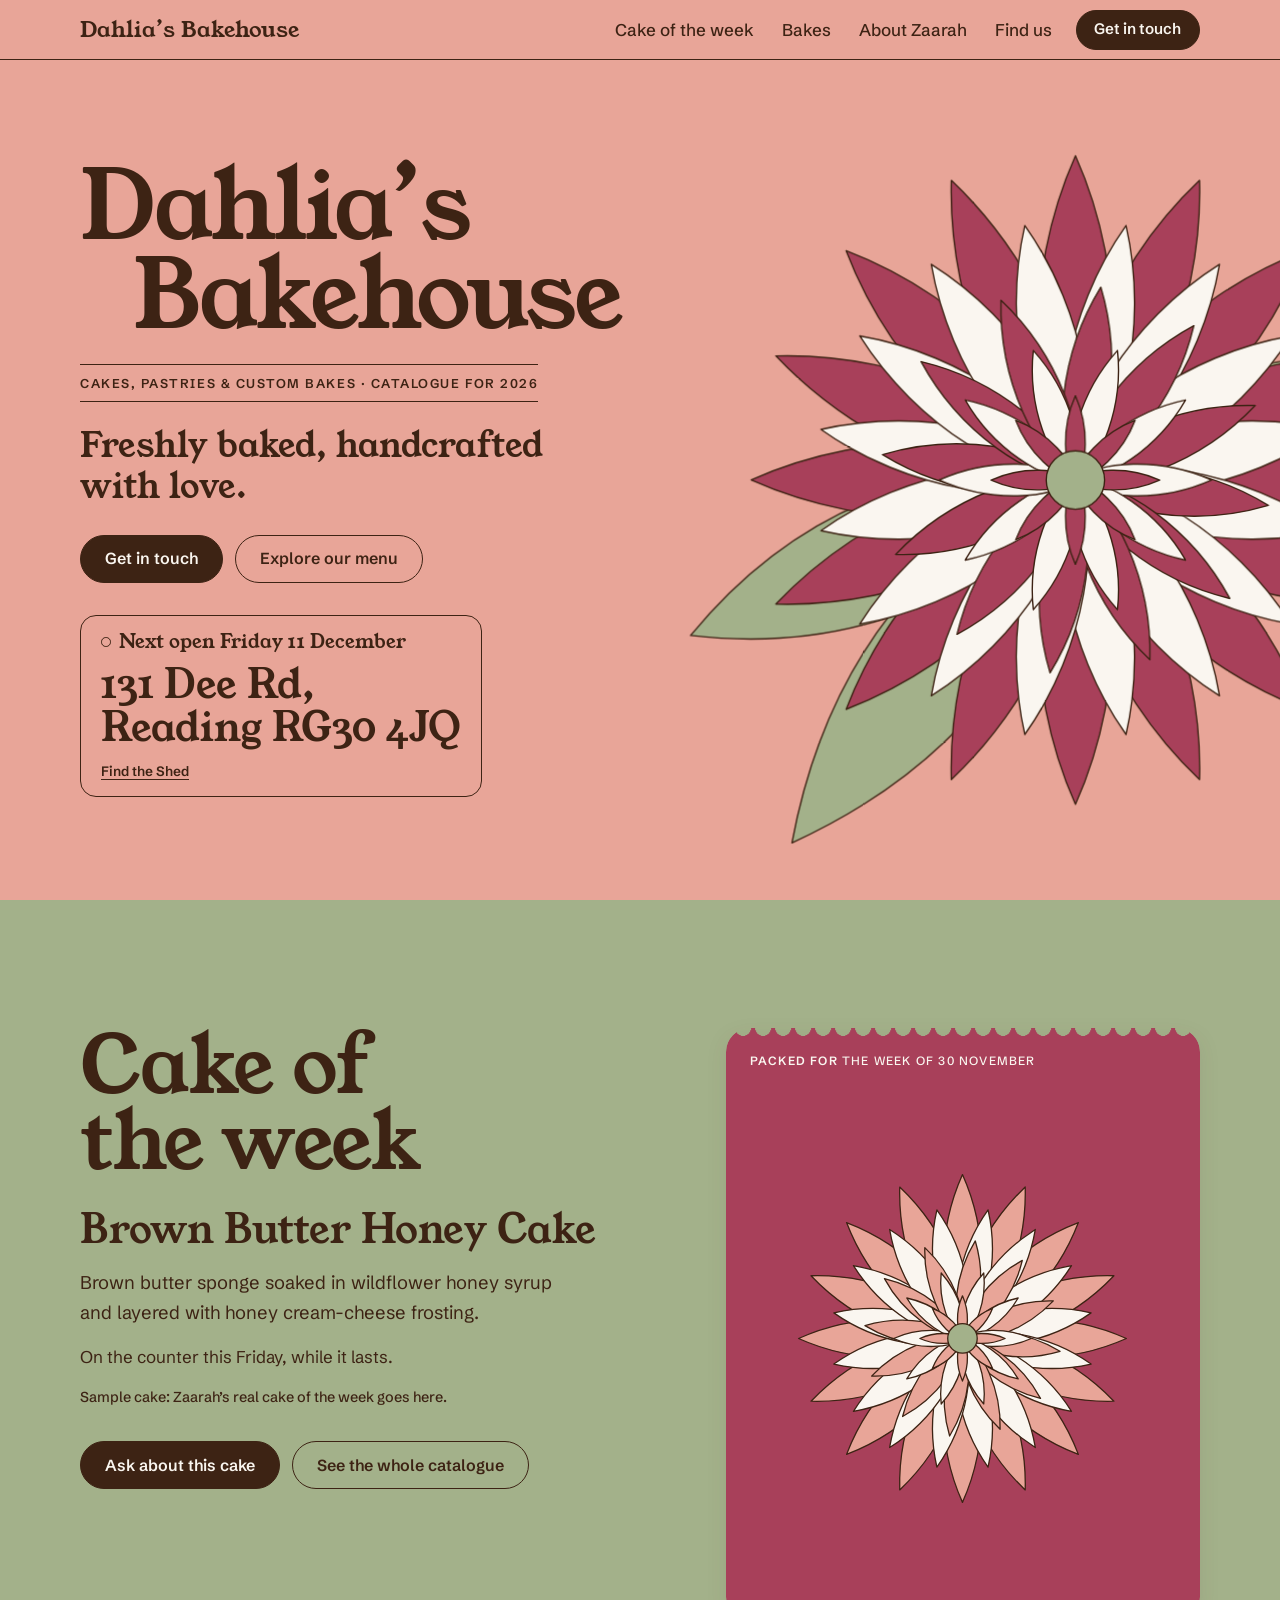
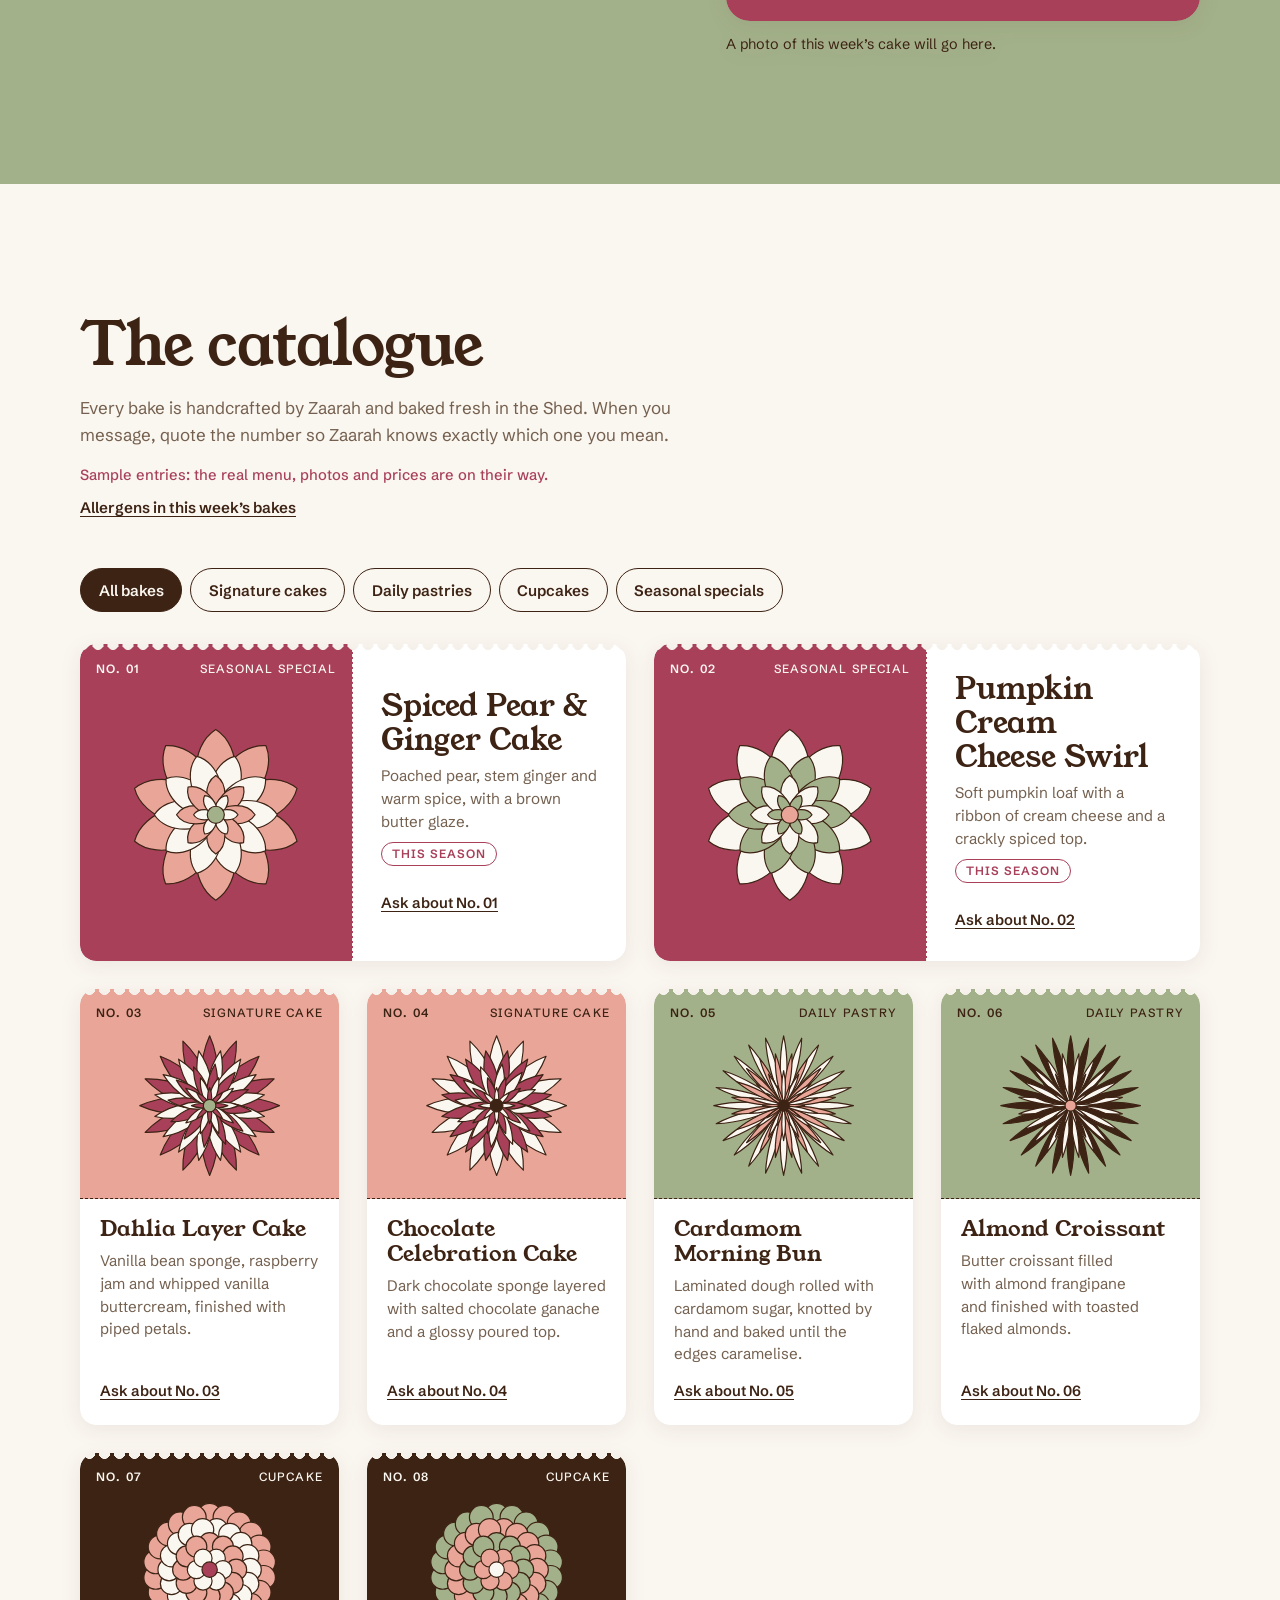
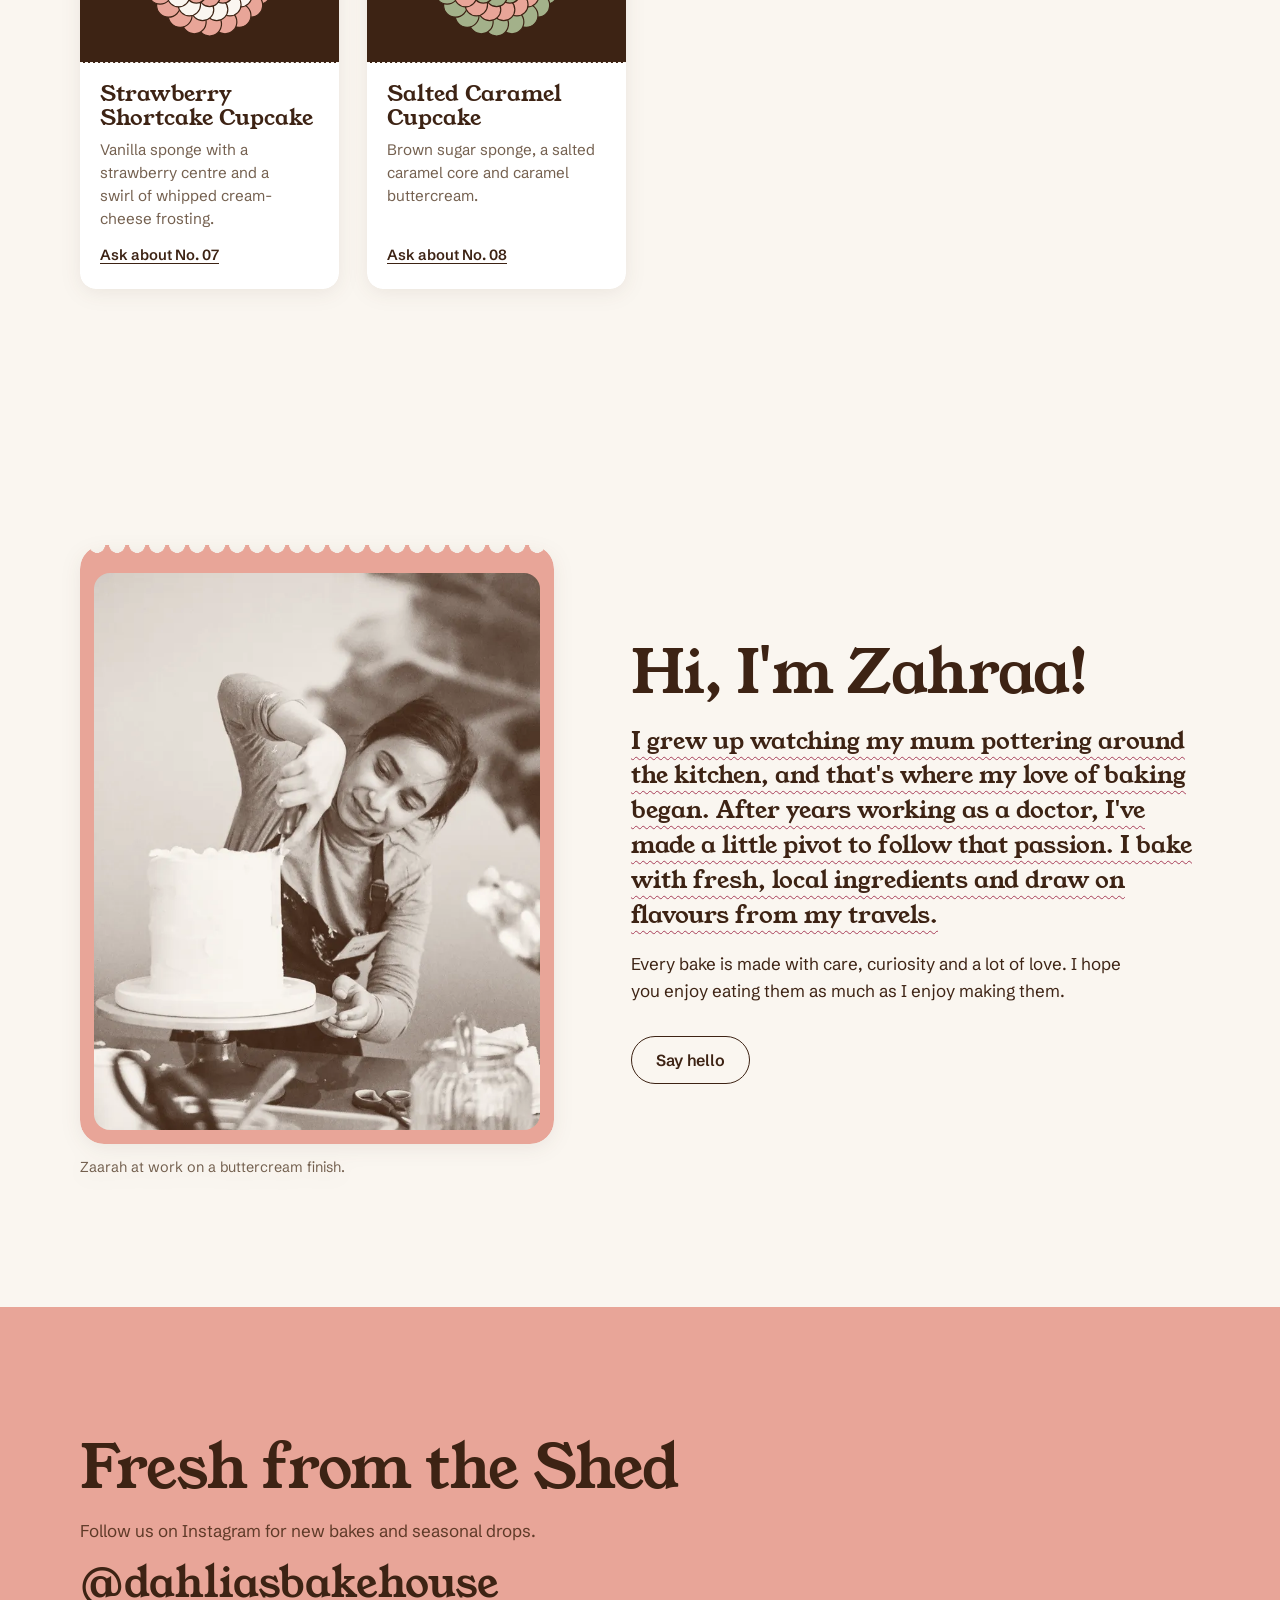
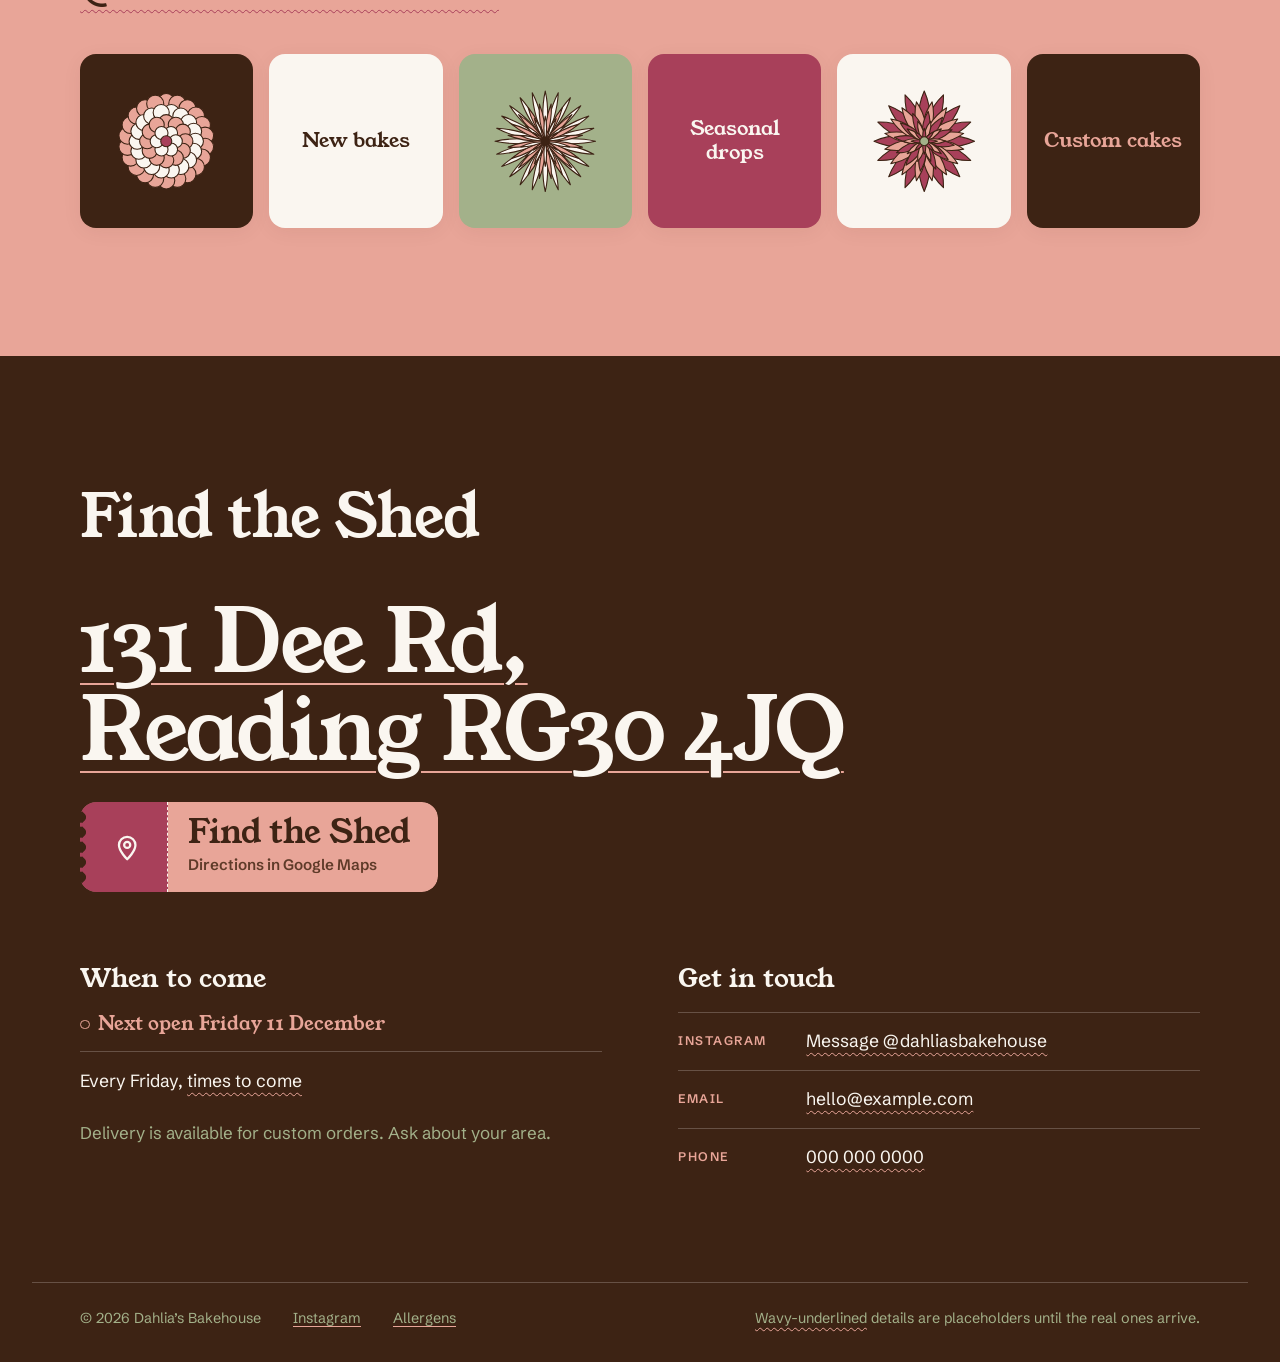
<file: index.html>
<!doctype html>
<html lang="en">
<head>
  <meta charset="utf-8">
  <meta name="viewport" content="width=device-width, initial-scale=1">
  <title>Dahlia’s Bakehouse · Cakes, pastries &amp; custom bakes</title>
  <meta name="description" content="Artisanal cakes, pastries and custom bakes from Dahlia’s Bakehouse, open every Friday at 131 Dee Rd, Reading RG30 4JQ.">
  <meta property="og:title" content="Dahlia’s Bakehouse">
  <meta property="og:description" content="Freshly baked, handcrafted with love. Cakes, pastries and custom celebration cakes.">
  <meta name="theme-color" content="#E8A598">
  <link rel="icon" href="favicon.svg" type="image/svg+xml">
  <link rel="preconnect" href="https://fonts.googleapis.com">
  <link rel="preconnect" href="https://fonts.gstatic.com" crossorigin>
  <link rel="stylesheet" href="https://fonts.googleapis.com/css2?family=Schibsted+Grotesk:wght@400..700&family=Young+Serif&display=swap">
  <link rel="stylesheet" href="styles.css">
  <script src="script.js" defer></script>
</head>
<body>
<svg width="0" height="0" style="position:absolute" aria-hidden="true" focusable="false"><defs>
<path id="pt-dec" d="M0 0C-14-18-17-62 0-100C17-62 14-18 0 0Z" vector-effect="non-scaling-stroke"/>
<path id="pt-cac" d="M0 0C-6-30-7-70 0-100C7-70 6-30 0 0Z" vector-effect="non-scaling-stroke"/>
<path id="pt-lily" d="M0 0C-30-20-32-80 0-100C32-80 30-20 0 0Z" vector-effect="non-scaling-stroke"/>
<symbol id="dahlia-decorative" viewBox="-104 -104 208 208"><g style="fill:var(--d1)"><use href="#pt-dec" transform="rotate(0) scale(1)"/><use href="#pt-dec" transform="rotate(22.5) scale(1)"/><use href="#pt-dec" transform="rotate(45) scale(1)"/><use href="#pt-dec" transform="rotate(67.5) scale(1)"/><use href="#pt-dec" transform="rotate(90) scale(1)"/><use href="#pt-dec" transform="rotate(112.5) scale(1)"/><use href="#pt-dec" transform="rotate(135) scale(1)"/><use href="#pt-dec" transform="rotate(157.5) scale(1)"/><use href="#pt-dec" transform="rotate(180) scale(1)"/><use href="#pt-dec" transform="rotate(202.5) scale(1)"/><use href="#pt-dec" transform="rotate(225) scale(1)"/><use href="#pt-dec" transform="rotate(247.5) scale(1)"/><use href="#pt-dec" transform="rotate(270) scale(1)"/><use href="#pt-dec" transform="rotate(292.5) scale(1)"/><use href="#pt-dec" transform="rotate(315) scale(1)"/><use href="#pt-dec" transform="rotate(337.5) scale(1)"/></g><g style="fill:var(--d2)"><use href="#pt-dec" transform="rotate(11.25) scale(0.8)"/><use href="#pt-dec" transform="rotate(33.75) scale(0.8)"/><use href="#pt-dec" transform="rotate(56.25) scale(0.8)"/><use href="#pt-dec" transform="rotate(78.75) scale(0.8)"/><use href="#pt-dec" transform="rotate(101.25) scale(0.8)"/><use href="#pt-dec" transform="rotate(123.75) scale(0.8)"/><use href="#pt-dec" transform="rotate(146.25) scale(0.8)"/><use href="#pt-dec" transform="rotate(168.75) scale(0.8)"/><use href="#pt-dec" transform="rotate(191.25) scale(0.8)"/><use href="#pt-dec" transform="rotate(213.75) scale(0.8)"/><use href="#pt-dec" transform="rotate(236.25) scale(0.8)"/><use href="#pt-dec" transform="rotate(258.75) scale(0.8)"/><use href="#pt-dec" transform="rotate(281.25) scale(0.8)"/><use href="#pt-dec" transform="rotate(303.75) scale(0.8)"/><use href="#pt-dec" transform="rotate(326.25) scale(0.8)"/><use href="#pt-dec" transform="rotate(348.75) scale(0.8)"/></g><g style="fill:var(--d1)"><use href="#pt-dec" transform="rotate(7.5) scale(0.6)"/><use href="#pt-dec" transform="rotate(37.5) scale(0.6)"/><use href="#pt-dec" transform="rotate(67.5) scale(0.6)"/><use href="#pt-dec" transform="rotate(97.5) scale(0.6)"/><use href="#pt-dec" transform="rotate(127.5) scale(0.6)"/><use href="#pt-dec" transform="rotate(157.5) scale(0.6)"/><use href="#pt-dec" transform="rotate(187.5) scale(0.6)"/><use href="#pt-dec" transform="rotate(217.5) scale(0.6)"/><use href="#pt-dec" transform="rotate(247.5) scale(0.6)"/><use href="#pt-dec" transform="rotate(277.5) scale(0.6)"/><use href="#pt-dec" transform="rotate(307.5) scale(0.6)"/><use href="#pt-dec" transform="rotate(337.5) scale(0.6)"/></g><g style="fill:var(--d2)"><use href="#pt-dec" transform="rotate(18) scale(0.42)"/><use href="#pt-dec" transform="rotate(54) scale(0.42)"/><use href="#pt-dec" transform="rotate(90) scale(0.42)"/><use href="#pt-dec" transform="rotate(126) scale(0.42)"/><use href="#pt-dec" transform="rotate(162) scale(0.42)"/><use href="#pt-dec" transform="rotate(198) scale(0.42)"/><use href="#pt-dec" transform="rotate(234) scale(0.42)"/><use href="#pt-dec" transform="rotate(270) scale(0.42)"/><use href="#pt-dec" transform="rotate(306) scale(0.42)"/><use href="#pt-dec" transform="rotate(342) scale(0.42)"/></g><g style="fill:var(--d1)"><use href="#pt-dec" transform="rotate(0) scale(0.26)"/><use href="#pt-dec" transform="rotate(45) scale(0.26)"/><use href="#pt-dec" transform="rotate(90) scale(0.26)"/><use href="#pt-dec" transform="rotate(135) scale(0.26)"/><use href="#pt-dec" transform="rotate(180) scale(0.26)"/><use href="#pt-dec" transform="rotate(225) scale(0.26)"/><use href="#pt-dec" transform="rotate(270) scale(0.26)"/><use href="#pt-dec" transform="rotate(315) scale(0.26)"/></g><circle r="9" vector-effect="non-scaling-stroke" style="fill:var(--d3)"/></symbol>
<symbol id="dahlia-cactus" viewBox="-104 -104 208 208"><g style="fill:var(--d1)"><use href="#pt-cac" transform="rotate(0) scale(1)"/><use href="#pt-cac" transform="rotate(15) scale(1)"/><use href="#pt-cac" transform="rotate(30) scale(1)"/><use href="#pt-cac" transform="rotate(45) scale(1)"/><use href="#pt-cac" transform="rotate(60) scale(1)"/><use href="#pt-cac" transform="rotate(75) scale(1)"/><use href="#pt-cac" transform="rotate(90) scale(1)"/><use href="#pt-cac" transform="rotate(105) scale(1)"/><use href="#pt-cac" transform="rotate(120) scale(1)"/><use href="#pt-cac" transform="rotate(135) scale(1)"/><use href="#pt-cac" transform="rotate(150) scale(1)"/><use href="#pt-cac" transform="rotate(165) scale(1)"/><use href="#pt-cac" transform="rotate(180) scale(1)"/><use href="#pt-cac" transform="rotate(195) scale(1)"/><use href="#pt-cac" transform="rotate(210) scale(1)"/><use href="#pt-cac" transform="rotate(225) scale(1)"/><use href="#pt-cac" transform="rotate(240) scale(1)"/><use href="#pt-cac" transform="rotate(255) scale(1)"/><use href="#pt-cac" transform="rotate(270) scale(1)"/><use href="#pt-cac" transform="rotate(285) scale(1)"/><use href="#pt-cac" transform="rotate(300) scale(1)"/><use href="#pt-cac" transform="rotate(315) scale(1)"/><use href="#pt-cac" transform="rotate(330) scale(1)"/><use href="#pt-cac" transform="rotate(345) scale(1)"/></g><g style="fill:var(--d2)"><use href="#pt-cac" transform="rotate(9) scale(0.75)"/><use href="#pt-cac" transform="rotate(27) scale(0.75)"/><use href="#pt-cac" transform="rotate(45) scale(0.75)"/><use href="#pt-cac" transform="rotate(63) scale(0.75)"/><use href="#pt-cac" transform="rotate(81) scale(0.75)"/><use href="#pt-cac" transform="rotate(99) scale(0.75)"/><use href="#pt-cac" transform="rotate(117) scale(0.75)"/><use href="#pt-cac" transform="rotate(135) scale(0.75)"/><use href="#pt-cac" transform="rotate(153) scale(0.75)"/><use href="#pt-cac" transform="rotate(171) scale(0.75)"/><use href="#pt-cac" transform="rotate(189) scale(0.75)"/><use href="#pt-cac" transform="rotate(207) scale(0.75)"/><use href="#pt-cac" transform="rotate(225) scale(0.75)"/><use href="#pt-cac" transform="rotate(243) scale(0.75)"/><use href="#pt-cac" transform="rotate(261) scale(0.75)"/><use href="#pt-cac" transform="rotate(279) scale(0.75)"/><use href="#pt-cac" transform="rotate(297) scale(0.75)"/><use href="#pt-cac" transform="rotate(315) scale(0.75)"/><use href="#pt-cac" transform="rotate(333) scale(0.75)"/><use href="#pt-cac" transform="rotate(351) scale(0.75)"/></g><g style="fill:var(--d1)"><use href="#pt-cac" transform="rotate(0) scale(0.5)"/><use href="#pt-cac" transform="rotate(25.71) scale(0.5)"/><use href="#pt-cac" transform="rotate(51.43) scale(0.5)"/><use href="#pt-cac" transform="rotate(77.14) scale(0.5)"/><use href="#pt-cac" transform="rotate(102.86) scale(0.5)"/><use href="#pt-cac" transform="rotate(128.57) scale(0.5)"/><use href="#pt-cac" transform="rotate(154.29) scale(0.5)"/><use href="#pt-cac" transform="rotate(180) scale(0.5)"/><use href="#pt-cac" transform="rotate(205.71) scale(0.5)"/><use href="#pt-cac" transform="rotate(231.43) scale(0.5)"/><use href="#pt-cac" transform="rotate(257.14) scale(0.5)"/><use href="#pt-cac" transform="rotate(282.86) scale(0.5)"/><use href="#pt-cac" transform="rotate(308.57) scale(0.5)"/><use href="#pt-cac" transform="rotate(334.29) scale(0.5)"/></g><g style="fill:var(--d2)"><use href="#pt-cac" transform="rotate(18) scale(0.3)"/><use href="#pt-cac" transform="rotate(54) scale(0.3)"/><use href="#pt-cac" transform="rotate(90) scale(0.3)"/><use href="#pt-cac" transform="rotate(126) scale(0.3)"/><use href="#pt-cac" transform="rotate(162) scale(0.3)"/><use href="#pt-cac" transform="rotate(198) scale(0.3)"/><use href="#pt-cac" transform="rotate(234) scale(0.3)"/><use href="#pt-cac" transform="rotate(270) scale(0.3)"/><use href="#pt-cac" transform="rotate(306) scale(0.3)"/><use href="#pt-cac" transform="rotate(342) scale(0.3)"/></g><circle r="8" vector-effect="non-scaling-stroke" style="fill:var(--d3)"/></symbol>
<symbol id="dahlia-pompon" viewBox="-104 -104 208 208"><g style="fill:var(--d1)"><circle cx="0" cy="-78" r="17" vector-effect="non-scaling-stroke"/><circle cx="21.98" cy="-74.84" r="17" vector-effect="non-scaling-stroke"/><circle cx="42.17" cy="-65.62" r="17" vector-effect="non-scaling-stroke"/><circle cx="58.95" cy="-51.08" r="17" vector-effect="non-scaling-stroke"/><circle cx="70.95" cy="-32.4" r="17" vector-effect="non-scaling-stroke"/><circle cx="77.21" cy="-11.1" r="17" vector-effect="non-scaling-stroke"/><circle cx="77.21" cy="11.1" r="17" vector-effect="non-scaling-stroke"/><circle cx="70.95" cy="32.4" r="17" vector-effect="non-scaling-stroke"/><circle cx="58.95" cy="51.08" r="17" vector-effect="non-scaling-stroke"/><circle cx="42.17" cy="65.62" r="17" vector-effect="non-scaling-stroke"/><circle cx="21.98" cy="74.84" r="17" vector-effect="non-scaling-stroke"/><circle cx="0" cy="78" r="17" vector-effect="non-scaling-stroke"/><circle cx="-21.98" cy="74.84" r="17" vector-effect="non-scaling-stroke"/><circle cx="-42.17" cy="65.62" r="17" vector-effect="non-scaling-stroke"/><circle cx="-58.95" cy="51.08" r="17" vector-effect="non-scaling-stroke"/><circle cx="-70.95" cy="32.4" r="17" vector-effect="non-scaling-stroke"/><circle cx="-77.21" cy="11.1" r="17" vector-effect="non-scaling-stroke"/><circle cx="-77.21" cy="-11.1" r="17" vector-effect="non-scaling-stroke"/><circle cx="-70.95" cy="-32.4" r="17" vector-effect="non-scaling-stroke"/><circle cx="-58.95" cy="-51.08" r="17" vector-effect="non-scaling-stroke"/><circle cx="-42.17" cy="-65.62" r="17" vector-effect="non-scaling-stroke"/><circle cx="-21.98" cy="-74.84" r="17" vector-effect="non-scaling-stroke"/></g><g style="fill:var(--d2)"><circle cx="10.07" cy="-57.12" r="16" vector-effect="non-scaling-stroke"/><circle cx="29" cy="-50.23" r="16" vector-effect="non-scaling-stroke"/><circle cx="44.43" cy="-37.28" r="16" vector-effect="non-scaling-stroke"/><circle cx="54.5" cy="-19.84" r="16" vector-effect="non-scaling-stroke"/><circle cx="58" cy="0" r="16" vector-effect="non-scaling-stroke"/><circle cx="54.5" cy="19.84" r="16" vector-effect="non-scaling-stroke"/><circle cx="44.43" cy="37.28" r="16" vector-effect="non-scaling-stroke"/><circle cx="29" cy="50.23" r="16" vector-effect="non-scaling-stroke"/><circle cx="10.07" cy="57.12" r="16" vector-effect="non-scaling-stroke"/><circle cx="-10.07" cy="57.12" r="16" vector-effect="non-scaling-stroke"/><circle cx="-29" cy="50.23" r="16" vector-effect="non-scaling-stroke"/><circle cx="-44.43" cy="37.28" r="16" vector-effect="non-scaling-stroke"/><circle cx="-54.5" cy="19.84" r="16" vector-effect="non-scaling-stroke"/><circle cx="-58" cy="0" r="16" vector-effect="non-scaling-stroke"/><circle cx="-54.5" cy="-19.84" r="16" vector-effect="non-scaling-stroke"/><circle cx="-44.43" cy="-37.28" r="16" vector-effect="non-scaling-stroke"/><circle cx="-29" cy="-50.23" r="16" vector-effect="non-scaling-stroke"/><circle cx="-10.07" cy="-57.12" r="16" vector-effect="non-scaling-stroke"/></g><g style="fill:var(--d1)"><circle cx="0" cy="-38" r="15" vector-effect="non-scaling-stroke"/><circle cx="19" cy="-32.91" r="15" vector-effect="non-scaling-stroke"/><circle cx="32.91" cy="-19" r="15" vector-effect="non-scaling-stroke"/><circle cx="38" cy="0" r="15" vector-effect="non-scaling-stroke"/><circle cx="32.91" cy="19" r="15" vector-effect="non-scaling-stroke"/><circle cx="19" cy="32.91" r="15" vector-effect="non-scaling-stroke"/><circle cx="0" cy="38" r="15" vector-effect="non-scaling-stroke"/><circle cx="-19" cy="32.91" r="15" vector-effect="non-scaling-stroke"/><circle cx="-32.91" cy="19" r="15" vector-effect="non-scaling-stroke"/><circle cx="-38" cy="0" r="15" vector-effect="non-scaling-stroke"/><circle cx="-32.91" cy="-19" r="15" vector-effect="non-scaling-stroke"/><circle cx="-19" cy="-32.91" r="15" vector-effect="non-scaling-stroke"/></g><g style="fill:var(--d2)"><circle cx="9.5" cy="-16.45" r="13" vector-effect="non-scaling-stroke"/><circle cx="19" cy="0" r="13" vector-effect="non-scaling-stroke"/><circle cx="9.5" cy="16.45" r="13" vector-effect="non-scaling-stroke"/><circle cx="-9.5" cy="16.45" r="13" vector-effect="non-scaling-stroke"/><circle cx="-19" cy="0" r="13" vector-effect="non-scaling-stroke"/><circle cx="-9.5" cy="-16.45" r="13" vector-effect="non-scaling-stroke"/></g><circle r="11" vector-effect="non-scaling-stroke" style="fill:var(--d3)"/></symbol>
<symbol id="dahlia-waterlily" viewBox="-104 -104 208 208"><g style="fill:var(--d1)"><use href="#pt-lily" transform="rotate(0) scale(1)"/><use href="#pt-lily" transform="rotate(36) scale(1)"/><use href="#pt-lily" transform="rotate(72) scale(1)"/><use href="#pt-lily" transform="rotate(108) scale(1)"/><use href="#pt-lily" transform="rotate(144) scale(1)"/><use href="#pt-lily" transform="rotate(180) scale(1)"/><use href="#pt-lily" transform="rotate(216) scale(1)"/><use href="#pt-lily" transform="rotate(252) scale(1)"/><use href="#pt-lily" transform="rotate(288) scale(1)"/><use href="#pt-lily" transform="rotate(324) scale(1)"/></g><g style="fill:var(--d2)"><use href="#pt-lily" transform="rotate(18) scale(0.72)"/><use href="#pt-lily" transform="rotate(54) scale(0.72)"/><use href="#pt-lily" transform="rotate(90) scale(0.72)"/><use href="#pt-lily" transform="rotate(126) scale(0.72)"/><use href="#pt-lily" transform="rotate(162) scale(0.72)"/><use href="#pt-lily" transform="rotate(198) scale(0.72)"/><use href="#pt-lily" transform="rotate(234) scale(0.72)"/><use href="#pt-lily" transform="rotate(270) scale(0.72)"/><use href="#pt-lily" transform="rotate(306) scale(0.72)"/><use href="#pt-lily" transform="rotate(342) scale(0.72)"/></g><g style="fill:var(--d1)"><use href="#pt-lily" transform="rotate(0) scale(0.46)"/><use href="#pt-lily" transform="rotate(45) scale(0.46)"/><use href="#pt-lily" transform="rotate(90) scale(0.46)"/><use href="#pt-lily" transform="rotate(135) scale(0.46)"/><use href="#pt-lily" transform="rotate(180) scale(0.46)"/><use href="#pt-lily" transform="rotate(225) scale(0.46)"/><use href="#pt-lily" transform="rotate(270) scale(0.46)"/><use href="#pt-lily" transform="rotate(315) scale(0.46)"/></g><g style="fill:var(--d2)"><use href="#pt-lily" transform="rotate(30) scale(0.26)"/><use href="#pt-lily" transform="rotate(90) scale(0.26)"/><use href="#pt-lily" transform="rotate(150) scale(0.26)"/><use href="#pt-lily" transform="rotate(210) scale(0.26)"/><use href="#pt-lily" transform="rotate(270) scale(0.26)"/><use href="#pt-lily" transform="rotate(330) scale(0.26)"/></g><circle r="10" vector-effect="non-scaling-stroke" style="fill:var(--d3)"/></symbol>
</defs></svg>
<a class="skip" href="#main">Skip to content</a>

<header class="masthead">
  <a class="wordmark" href="#top">Dahlia’s Bakehouse</a>
  <nav aria-label="Main">
    <ul>
      <li><a href="#cake-of-the-week">Cake of the week</a></li>
      <li><a href="#bakes">Bakes</a></li>
      <li><a href="#zaarah">About Zaarah</a></li>
      <li><a href="#find-us">Find us</a></li>
    </ul>
  </nav>
  <a class="btn btn-sm" href="#contact">Get in touch</a>
</header>

<main id="main">

  <section class="cover" id="top" aria-labelledby="cover-title">
    <div class="cover-text">
      <h1 id="cover-title">Dahlia’s <span>Bakehouse</span></h1>
      <p class="edition">Cakes, pastries &amp; custom bakes · Catalogue for <span data-year>2026</span></p>
      <p class="tagline">Freshly baked, handcrafted with love.</p>
      <div class="actions">
        <a class="btn" href="#contact">Get in touch</a>
        <a class="btn btn-ghost" href="#bakes">Explore our menu</a>
      </div>
      <p class="today" data-state="unknown">
        <strong data-next-open>Open every Friday</strong>
        <a class="today-address" href="https://www.google.com/maps/search/?api=1&amp;query=131%20Dee%20Rd%2C%20Reading%20RG30%204JQ">131 Dee Rd,<br>Reading RG30 4JQ</a>
        <span class="today-note"><a href="#find-us">Find the Shed</a></span>
      </p>
    </div>
    <svg class="bloom" viewBox="-150 -150 300 300" aria-hidden="true" focusable="false">
    <g class="leaves"><path d="M0 0C40-26 92-26 142 0C92 26 40 26 0 0Z" transform="rotate(128)"/><path d="M0 0C36-24 84-24 128 0C84 24 36 24 0 0Z" transform="rotate(158)"/><path d="M0 0C30-20 70-20 104 0C70 20 30 20 0 0Z" transform="rotate(-20)"/></g>
    <g class="ring" style="--i:5"><g style="fill:var(--d1)"><use href="#pt-dec" transform="rotate(0) scale(1)"/><use href="#pt-dec" transform="rotate(22.5) scale(1)"/><use href="#pt-dec" transform="rotate(45) scale(1)"/><use href="#pt-dec" transform="rotate(67.5) scale(1)"/><use href="#pt-dec" transform="rotate(90) scale(1)"/><use href="#pt-dec" transform="rotate(112.5) scale(1)"/><use href="#pt-dec" transform="rotate(135) scale(1)"/><use href="#pt-dec" transform="rotate(157.5) scale(1)"/><use href="#pt-dec" transform="rotate(180) scale(1)"/><use href="#pt-dec" transform="rotate(202.5) scale(1)"/><use href="#pt-dec" transform="rotate(225) scale(1)"/><use href="#pt-dec" transform="rotate(247.5) scale(1)"/><use href="#pt-dec" transform="rotate(270) scale(1)"/><use href="#pt-dec" transform="rotate(292.5) scale(1)"/><use href="#pt-dec" transform="rotate(315) scale(1)"/><use href="#pt-dec" transform="rotate(337.5) scale(1)"/></g></g>
    <g class="ring" style="--i:4"><g style="fill:var(--d2)"><use href="#pt-dec" transform="rotate(11.25) scale(0.8)"/><use href="#pt-dec" transform="rotate(33.75) scale(0.8)"/><use href="#pt-dec" transform="rotate(56.25) scale(0.8)"/><use href="#pt-dec" transform="rotate(78.75) scale(0.8)"/><use href="#pt-dec" transform="rotate(101.25) scale(0.8)"/><use href="#pt-dec" transform="rotate(123.75) scale(0.8)"/><use href="#pt-dec" transform="rotate(146.25) scale(0.8)"/><use href="#pt-dec" transform="rotate(168.75) scale(0.8)"/><use href="#pt-dec" transform="rotate(191.25) scale(0.8)"/><use href="#pt-dec" transform="rotate(213.75) scale(0.8)"/><use href="#pt-dec" transform="rotate(236.25) scale(0.8)"/><use href="#pt-dec" transform="rotate(258.75) scale(0.8)"/><use href="#pt-dec" transform="rotate(281.25) scale(0.8)"/><use href="#pt-dec" transform="rotate(303.75) scale(0.8)"/><use href="#pt-dec" transform="rotate(326.25) scale(0.8)"/><use href="#pt-dec" transform="rotate(348.75) scale(0.8)"/></g></g>
    <g class="ring" style="--i:3"><g style="fill:var(--d1)"><use href="#pt-dec" transform="rotate(7.5) scale(0.6)"/><use href="#pt-dec" transform="rotate(37.5) scale(0.6)"/><use href="#pt-dec" transform="rotate(67.5) scale(0.6)"/><use href="#pt-dec" transform="rotate(97.5) scale(0.6)"/><use href="#pt-dec" transform="rotate(127.5) scale(0.6)"/><use href="#pt-dec" transform="rotate(157.5) scale(0.6)"/><use href="#pt-dec" transform="rotate(187.5) scale(0.6)"/><use href="#pt-dec" transform="rotate(217.5) scale(0.6)"/><use href="#pt-dec" transform="rotate(247.5) scale(0.6)"/><use href="#pt-dec" transform="rotate(277.5) scale(0.6)"/><use href="#pt-dec" transform="rotate(307.5) scale(0.6)"/><use href="#pt-dec" transform="rotate(337.5) scale(0.6)"/></g></g>
    <g class="ring" style="--i:2"><g style="fill:var(--d2)"><use href="#pt-dec" transform="rotate(18) scale(0.42)"/><use href="#pt-dec" transform="rotate(54) scale(0.42)"/><use href="#pt-dec" transform="rotate(90) scale(0.42)"/><use href="#pt-dec" transform="rotate(126) scale(0.42)"/><use href="#pt-dec" transform="rotate(162) scale(0.42)"/><use href="#pt-dec" transform="rotate(198) scale(0.42)"/><use href="#pt-dec" transform="rotate(234) scale(0.42)"/><use href="#pt-dec" transform="rotate(270) scale(0.42)"/><use href="#pt-dec" transform="rotate(306) scale(0.42)"/><use href="#pt-dec" transform="rotate(342) scale(0.42)"/></g></g>
    <g class="ring" style="--i:1"><g style="fill:var(--d1)"><use href="#pt-dec" transform="rotate(0) scale(0.26)"/><use href="#pt-dec" transform="rotate(45) scale(0.26)"/><use href="#pt-dec" transform="rotate(90) scale(0.26)"/><use href="#pt-dec" transform="rotate(135) scale(0.26)"/><use href="#pt-dec" transform="rotate(180) scale(0.26)"/><use href="#pt-dec" transform="rotate(225) scale(0.26)"/><use href="#pt-dec" transform="rotate(270) scale(0.26)"/><use href="#pt-dec" transform="rotate(315) scale(0.26)"/></g></g>
    <g class="ring" style="--i:0"><circle r="9" vector-effect="non-scaling-stroke" style="fill:var(--d3)"/></g>
    </svg>
  </section>

  <section class="cotw" id="cake-of-the-week" aria-labelledby="cotw-title">
    <div class="wrap cotw-grid">
      <h2 id="cotw-title" class="cotw-head">Cake of the week</h2>
      <figure class="cotw-plate">
        <div class="cotw-sheet">
          <p class="packet-no">Packed for <span data-week>this week</span></p>
          <svg class="art" aria-hidden="true" focusable="false"><use href="#dahlia-decorative" width="100%" height="100%"/></svg>
        </div>
        <figcaption>A photo of this week’s cake will go here.</figcaption>
      </figure>
      <div class="cotw-body">
        <h3>Brown Butter Honey Cake</h3>
        <p>Brown butter sponge soaked in wildflower honey syrup and layered with honey cream-cheese frosting.</p>
        <p>On the counter this Friday, while it lasts.</p>
        <p class="cotw-sample">Sample cake: Zaarah’s real cake of the week goes here.</p>
        <div class="actions">
          <a class="btn" href="mailto:hello@example.com?subject=Cake%20of%20the%20week%2C%20Brown%20Butter%20Honey%20Cake&amp;body=Hi%20Zaarah%2C%0A%0AI'd%20like%20to%20ask%20about%20Cake%20of%20the%20week%2C%20Brown%20Butter%20Honey%20Cake.%0A%0A">Ask about this cake</a>
          <a class="btn btn-ghost" href="#bakes">See the whole catalogue</a>
        </div>
      </div>
    </div>
  </section>

  <section class="catalogue" id="bakes" aria-labelledby="bakes-title">
    <div class="wrap">
      <div class="section-head">
        <h2 id="bakes-title">The catalogue</h2>
        <p>Every bake is handcrafted by Zaarah and baked fresh in the Shed. When you message, quote the number so Zaarah knows exactly which one you mean.</p>
        <p class="sample-note">Sample entries: the real menu, photos and prices are on their way.</p>
        <p class="allergen-link"><a href="allergens/">Allergens in this week’s bakes</a></p>
      </div>

      <div class="filters" role="group" aria-label="Show bakes by category" hidden>
        <button type="button" data-filter="all" aria-pressed="true">All bakes</button>
        <button type="button" data-filter="cakes" aria-pressed="false">Signature cakes</button>
        <button type="button" data-filter="pastries" aria-pressed="false">Daily pastries</button>
        <button type="button" data-filter="cupcakes" aria-pressed="false">Cupcakes</button>
        <button type="button" data-filter="seasonal" aria-pressed="false">Seasonal specials</button>
      </div>
      <p class="visually-hidden" aria-live="polite" data-filter-status></p>

      <ol class="packets">
        <li class="packet" data-cat="seasonal">
          <div class="packet-sheet">
            <div class="packet-front">
              <p class="packet-no">No. 01 <span>Seasonal special</span></p>
              <svg class="art" aria-hidden="true" focusable="false"><use href="#dahlia-waterlily" width="100%" height="100%"/></svg>
            </div>
            <div class="packet-label">
              <h3>Spiced Pear &amp; Ginger Cake</h3>
              <p>Poached pear, stem ginger and warm spice, with a brown butter glaze.</p>
              <p class="tag">This season</p>
              <a class="packet-ask" href="mailto:hello@example.com?subject=No.%2001%2C%20Spiced%20Pear%20%26%20Ginger%20Cake&amp;body=Hi%20Zaarah%2C%0A%0AI'd%20like%20to%20ask%20about%20No.%2001%2C%20Spiced%20Pear%20%26%20Ginger%20Cake.%0A%0A">Ask about No. 01</a>
            </div>
          </div>
        </li>
        <li class="packet" data-cat="seasonal">
          <div class="packet-sheet">
            <div class="packet-front">
              <p class="packet-no">No. 02 <span>Seasonal special</span></p>
              <svg class="art" aria-hidden="true" focusable="false"><use href="#dahlia-waterlily" width="100%" height="100%"/></svg>
            </div>
            <div class="packet-label">
              <h3>Pumpkin Cream Cheese Swirl</h3>
              <p>Soft pumpkin loaf with a ribbon of cream cheese and a crackly spiced top.</p>
              <p class="tag">This season</p>
              <a class="packet-ask" href="mailto:hello@example.com?subject=No.%2002%2C%20Pumpkin%20Cream%20Cheese%20Swirl&amp;body=Hi%20Zaarah%2C%0A%0AI'd%20like%20to%20ask%20about%20No.%2002%2C%20Pumpkin%20Cream%20Cheese%20Swirl.%0A%0A">Ask about No. 02</a>
            </div>
          </div>
        </li>
        <li class="packet" data-cat="cakes">
          <div class="packet-sheet">
            <div class="packet-front">
              <p class="packet-no">No. 03 <span>Signature cake</span></p>
              <svg class="art" aria-hidden="true" focusable="false"><use href="#dahlia-decorative" width="100%" height="100%"/></svg>
            </div>
            <div class="packet-label">
              <h3>Dahlia Layer Cake</h3>
              <p>Vanilla bean sponge, raspberry jam and whipped vanilla buttercream, finished with piped petals.</p>
              <a class="packet-ask" href="mailto:hello@example.com?subject=No.%2003%2C%20Dahlia%20Layer%20Cake&amp;body=Hi%20Zaarah%2C%0A%0AI'd%20like%20to%20ask%20about%20No.%2003%2C%20Dahlia%20Layer%20Cake.%0A%0A">Ask about No. 03</a>
            </div>
          </div>
        </li>
        <li class="packet" data-cat="cakes">
          <div class="packet-sheet">
            <div class="packet-front">
              <p class="packet-no">No. 04 <span>Signature cake</span></p>
              <svg class="art" aria-hidden="true" focusable="false"><use href="#dahlia-decorative" width="100%" height="100%"/></svg>
            </div>
            <div class="packet-label">
              <h3>Chocolate Celebration Cake</h3>
              <p>Dark chocolate sponge layered with salted chocolate ganache and a glossy poured top.</p>
              <a class="packet-ask" href="mailto:hello@example.com?subject=No.%2004%2C%20Chocolate%20Celebration%20Cake&amp;body=Hi%20Zaarah%2C%0A%0AI'd%20like%20to%20ask%20about%20No.%2004%2C%20Chocolate%20Celebration%20Cake.%0A%0A">Ask about No. 04</a>
            </div>
          </div>
        </li>
        <li class="packet" data-cat="pastries">
          <div class="packet-sheet">
            <div class="packet-front">
              <p class="packet-no">No. 05 <span>Daily pastry</span></p>
              <svg class="art" aria-hidden="true" focusable="false"><use href="#dahlia-cactus" width="100%" height="100%"/></svg>
            </div>
            <div class="packet-label">
              <h3>Cardamom Morning Bun</h3>
              <p>Laminated dough rolled with cardamom sugar, knotted by hand and baked until the edges caramelise.</p>
              <a class="packet-ask" href="mailto:hello@example.com?subject=No.%2005%2C%20Cardamom%20Morning%20Bun&amp;body=Hi%20Zaarah%2C%0A%0AI'd%20like%20to%20ask%20about%20No.%2005%2C%20Cardamom%20Morning%20Bun.%0A%0A">Ask about No. 05</a>
            </div>
          </div>
        </li>
        <li class="packet" data-cat="pastries">
          <div class="packet-sheet">
            <div class="packet-front">
              <p class="packet-no">No. 06 <span>Daily pastry</span></p>
              <svg class="art" aria-hidden="true" focusable="false"><use href="#dahlia-cactus" width="100%" height="100%"/></svg>
            </div>
            <div class="packet-label">
              <h3>Almond Croissant</h3>
              <p>Butter croissant filled with almond frangipane and finished with toasted flaked almonds.</p>
              <a class="packet-ask" href="mailto:hello@example.com?subject=No.%2006%2C%20Almond%20Croissant&amp;body=Hi%20Zaarah%2C%0A%0AI'd%20like%20to%20ask%20about%20No.%2006%2C%20Almond%20Croissant.%0A%0A">Ask about No. 06</a>
            </div>
          </div>
        </li>
        <li class="packet" data-cat="cupcakes">
          <div class="packet-sheet">
            <div class="packet-front">
              <p class="packet-no">No. 07 <span>Cupcake</span></p>
              <svg class="art" aria-hidden="true" focusable="false"><use href="#dahlia-pompon" width="100%" height="100%"/></svg>
            </div>
            <div class="packet-label">
              <h3>Strawberry Shortcake Cupcake</h3>
              <p>Vanilla sponge with a strawberry centre and a swirl of whipped cream-cheese frosting.</p>
              <a class="packet-ask" href="mailto:hello@example.com?subject=No.%2007%2C%20Strawberry%20Shortcake%20Cupcake&amp;body=Hi%20Zaarah%2C%0A%0AI'd%20like%20to%20ask%20about%20No.%2007%2C%20Strawberry%20Shortcake%20Cupcake.%0A%0A">Ask about No. 07</a>
            </div>
          </div>
        </li>
        <li class="packet" data-cat="cupcakes">
          <div class="packet-sheet">
            <div class="packet-front">
              <p class="packet-no">No. 08 <span>Cupcake</span></p>
              <svg class="art" aria-hidden="true" focusable="false"><use href="#dahlia-pompon" width="100%" height="100%"/></svg>
            </div>
            <div class="packet-label">
              <h3>Salted Caramel Cupcake</h3>
              <p>Brown sugar sponge, a salted caramel core and caramel buttercream.</p>
              <a class="packet-ask" href="mailto:hello@example.com?subject=No.%2008%2C%20Salted%20Caramel%20Cupcake&amp;body=Hi%20Zaarah%2C%0A%0AI'd%20like%20to%20ask%20about%20No.%2008%2C%20Salted%20Caramel%20Cupcake.%0A%0A">Ask about No. 08</a>
            </div>
          </div>
        </li>
      </ol>
      <p class="catalogue-empty" hidden>Nothing in this part of the catalogue right now. The next batch is on its way, so follow <a href="https://www.instagram.com/dahliasbakehouse/">@dahliasbakehouse</a> to hear first.</p>
    </div>
  </section>

  <section class="baker" id="zaarah" aria-labelledby="zaarah-title">
    <div class="wrap baker-grid">
      <figure class="baker-photo">
        <div class="baker-plate">
          <img src="images/dahlia-at-work-720.webp" srcset="images/dahlia-at-work-720.webp 720w, images/dahlia-at-work-1100.webp 1100w" sizes="(max-width: 52rem) 100vw, 40vw" width="1100" height="1375" loading="lazy" decoding="async" alt="Zaarah leaning in to smooth buttercream on a tall white cake on a turntable.">
        </div>
        <figcaption>Zaarah at work on a buttercream finish.</figcaption>
      </figure>
      <div class="baker-text">
        <h2 id="zaarah-title">Hi, I'm Zahraa!</h2>
        <p class="tbc">I grew up watching my mum pottering around the kitchen, and that's where my love of baking began. After years working as a doctor, I've made a little pivot to follow that passion. I bake with fresh, local ingredients and draw on flavours from my travels.</p>
        <p>Every bake is made with care, curiosity and a lot of love. I hope you enjoy eating them as much as I enjoy making them.</p>
        <a class="btn btn-ghost" href="#contact">Say hello</a>
      </div>
    </div>
  </section>

  <section class="insta" aria-labelledby="insta-title">
    <div class="wrap">
      <div class="section-head">
        <h2 id="insta-title">Fresh from the Shed</h2>
        <p>Follow us on Instagram for new bakes and seasonal drops.</p>
        <a class="handle tbc" href="https://www.instagram.com/dahliasbakehouse/">@dahliasbakehouse</a>
      </div>
      <ul class="tiles">
        <li class="tile tile-choc"><a href="https://www.instagram.com/dahliasbakehouse/" aria-label="Cupcakes on Instagram"><svg class="art" aria-hidden="true" focusable="false"><use href="#dahlia-pompon" width="100%" height="100%"/></svg></a></li>
        <li class="tile tile-paper"><a href="https://www.instagram.com/dahliasbakehouse/"><span>New bakes</span></a></li>
        <li class="tile tile-sage"><a href="https://www.instagram.com/dahliasbakehouse/" aria-label="Pastries on Instagram"><svg class="art" aria-hidden="true" focusable="false"><use href="#dahlia-cactus" width="100%" height="100%"/></svg></a></li>
        <li class="tile tile-rose"><a href="https://www.instagram.com/dahliasbakehouse/"><span>Seasonal drops</span></a></li>
        <li class="tile tile-paper"><a href="https://www.instagram.com/dahliasbakehouse/" aria-label="Celebration cakes on Instagram"><svg class="art" aria-hidden="true" focusable="false"><use href="#dahlia-decorative" width="100%" height="100%"/></svg></a></li>
        <li class="tile tile-choc"><a href="https://www.instagram.com/dahliasbakehouse/"><span>Custom cakes</span></a></li>
      </ul>
    </div>
  </section>

  <section class="backcover" id="find-us" aria-labelledby="find-title">
    <div class="wrap">
      <h2 id="find-title">Find the Shed</h2>
      <address class="address-big"><a href="https://www.google.com/maps/search/?api=1&amp;query=131%20Dee%20Rd%2C%20Reading%20RG30%204JQ">131 Dee Rd,<br>Reading RG30 4JQ</a></address>
      <a class="shed-tag" href="https://www.google.com/maps/dir/?api=1&amp;destination=131%20Dee%20Rd%2C%20Reading%20RG30%204JQ">
        <span class="shed-tag-sheet">
          <span class="shed-tag-stub" aria-hidden="true">
            <svg viewBox="0 0 24 24" focusable="false"><path d="M12 21.5s-6.5-6.2-6.5-11.2a6.5 6.5 0 0 1 13 0c0 5-6.5 11.2-6.5 11.2Z"/><circle cx="12" cy="10.2" r="2.4"/></svg>
          </span>
          <span class="shed-tag-text">
            <span class="shed-tag-label">Find the Shed</span>
            <span class="shed-tag-sub">Directions in Google Maps</span>
          </span>
        </span>
      </a>
      <div class="backcover-grid">
        <div class="hours" data-open-day="5">
          <h3>When to come</h3>
          <p class="status" data-state="unknown" data-next-open>Open every Friday</p>
          <p class="hours-when">Every Friday, <span class="tbc">times to come</span></p>
          <p class="note">Delivery is available for custom orders. Ask about your area.</p>
        </div>
        <div class="contact" id="contact">
          <h3>Get in touch</h3>
          <dl>
            <div><dt>Instagram</dt><dd><a class="tbc" href="https://ig.me/m/dahliasbakehouse">Message @dahliasbakehouse</a></dd></div>
            <div><dt>Email</dt><dd><a class="tbc" href="mailto:hello@example.com">hello@example.com</a></dd></div>
            <div><dt>Phone</dt><dd><a class="tbc" href="tel:0000000000">000 000 0000</a></dd></div>
          </dl>
        </div>
      </div>
    </div>
  </section>

</main>

  <footer class="footer">
    <div class="wrap footer-row">
      <p>© <span data-year>2026</span> Dahlia’s Bakehouse</p>
      <p><a href="https://www.instagram.com/dahliasbakehouse/">Instagram</a></p>
      <p><a href="allergens/">Allergens</a></p>
      <p class="legend"><span class="tbc">Wavy-underlined</span> details are placeholders until the real ones arrive.</p>
    </div>
  </footer>
</body>
</html>
</file>
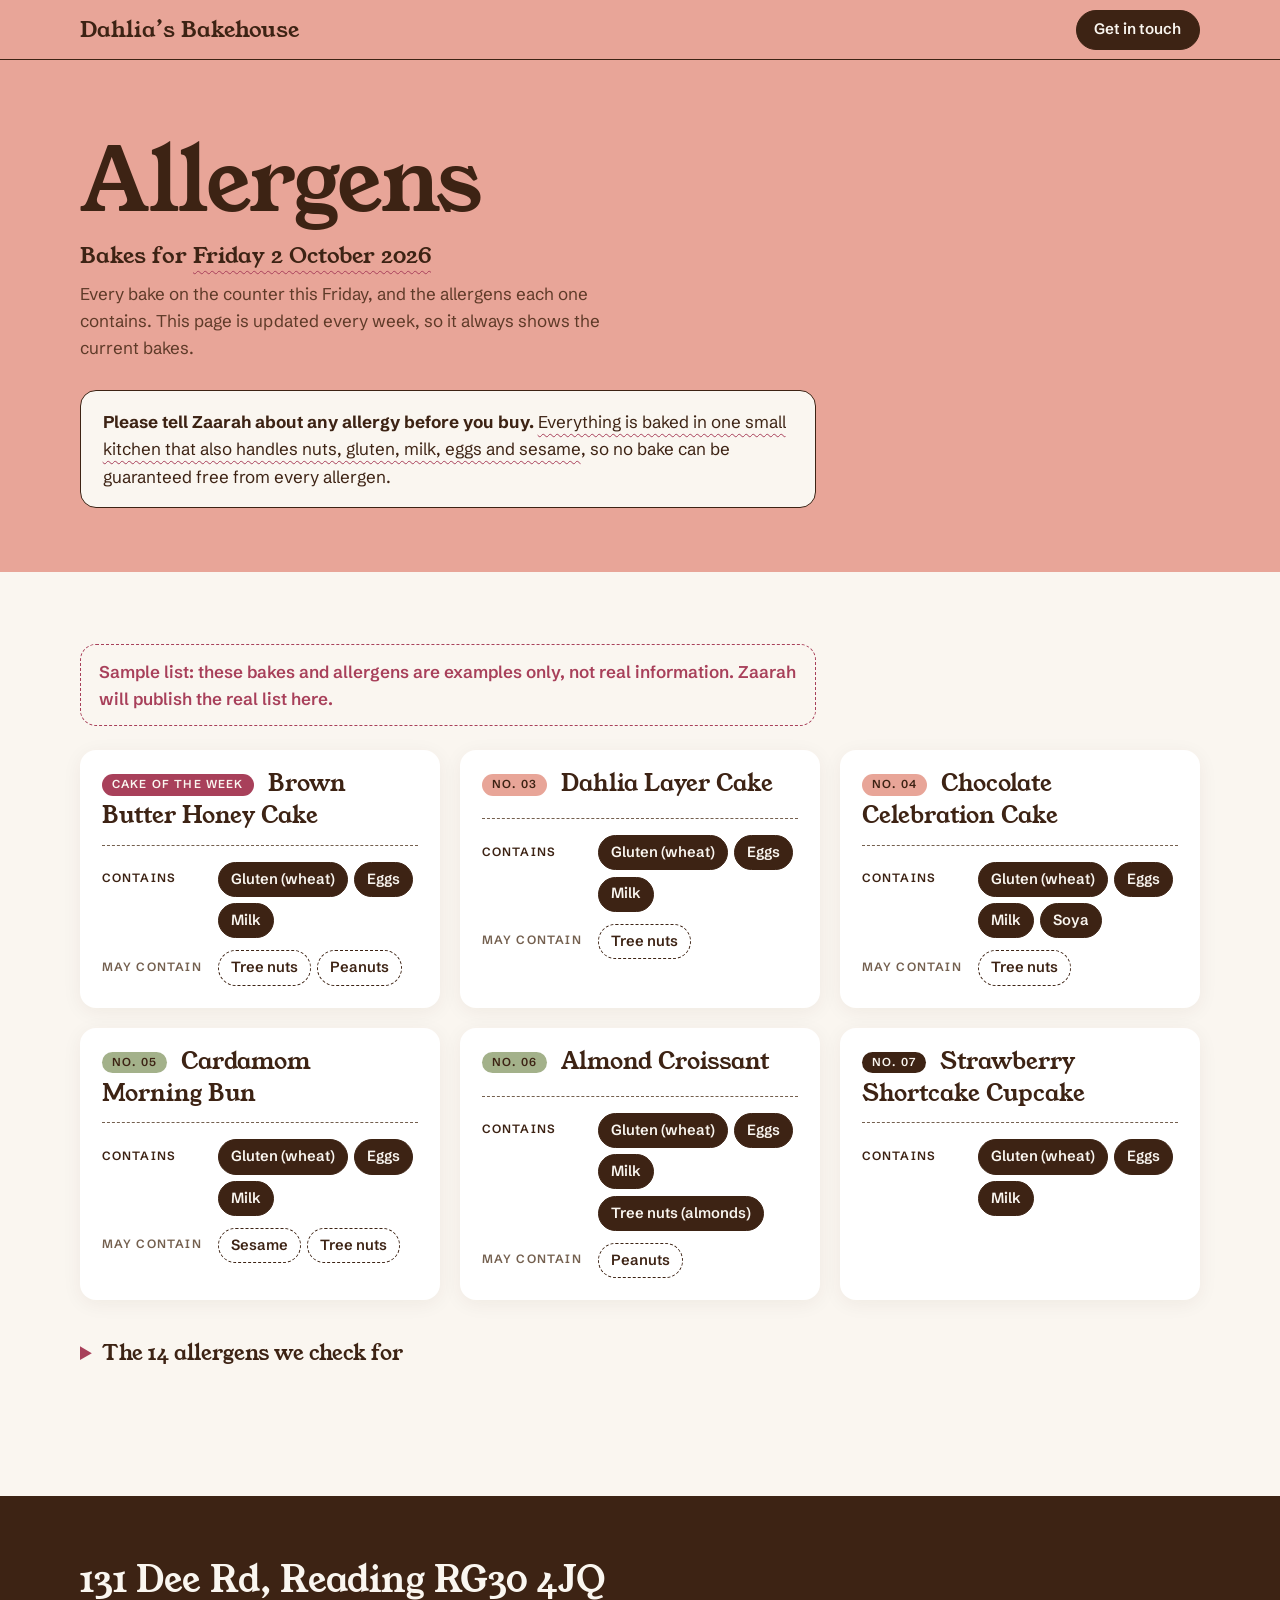
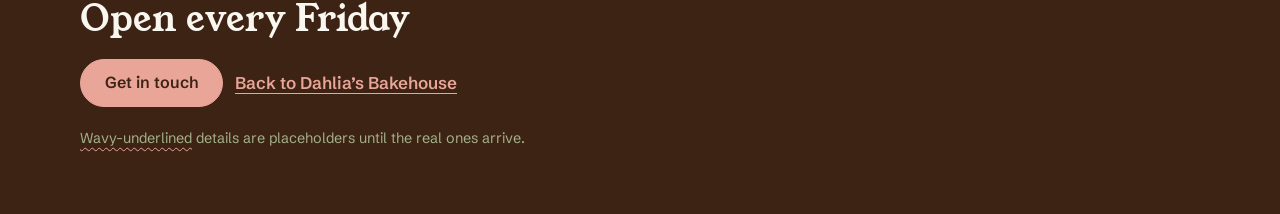
<file: allergens/index.html>
<!doctype html>
<html lang="en">
<head>
  <meta charset="utf-8">
  <meta name="viewport" content="width=device-width, initial-scale=1">
  <title>Allergens · Dahlia’s Bakehouse</title>
  <meta name="description" content="This week’s bakes at Dahlia’s Bakehouse and the allergens each one contains. Updated every week.">
  <meta name="theme-color" content="#E8A598">
  <link rel="icon" href="../favicon.svg" type="image/svg+xml">
  <link rel="preconnect" href="https://fonts.googleapis.com">
  <link rel="preconnect" href="https://fonts.gstatic.com" crossorigin>
  <link rel="stylesheet" href="https://fonts.googleapis.com/css2?family=Schibsted+Grotesk:wght@400..700&family=Young+Serif&display=swap">
  <link rel="stylesheet" href="../styles.css">
</head>
<!--
  HOW TO UPDATE THIS PAGE EACH WEEK

  The printed QR code points at this page's address (…/allergens/), which never changes,
  so the same QR code keeps working. Only edit the content below; don't rename or move this file.

  1. Change the date in the "a-updated" line (both the datetime="YYYY-MM-DD" and the words).
  2. Update the list of bakes. Each bake is one <li class="a-bake"> … </li> block:
       - copy a block to add a bake, delete a block to remove one;
       - "Contains" chips go in the first list, "May contain" chips in the second;
       - if a bake has no "may contain" warnings, delete that <dt> and <dd> pair;
       - if a bake contains none of the 14 allergens, replace the first chip list with:
           <p class="a-none">None of the 14 allergens</p>
       - data-cat sets the colour of the number badge: week, cakes, pastries, cupcakes or seasonal.
  3. Use the allergen names from the list of 14 at the bottom of the page, so every week reads the same.
  4. Delete the "a-sample" warning once the real list is in.

  QR code files: qr/allergens.svg (for print) and qr/allergens.png, in the project's top folder.
  They encode: https://lloydarmstrong.github.io/dahlias-bakehouse/allergens/
  If the site ends up at a different address, regenerate them once before printing (run from the top folder):
    npx qrcode@1.5.4 -t svg -e M -q 4 -d 3D2314 -l FFFFFF -o qr/allergens.svg "https://YOUR-ADDRESS/allergens/"
    npx qrcode@1.5.4 -t png -e M -q 4 -w 1200 -d 3D2314 -l FFFFFF -o qr/allergens.png "https://YOUR-ADDRESS/allergens/"
-->
<body>
<a class="skip" href="#main">Skip to content</a>

<header class="masthead">
  <a class="wordmark" href="../">Dahlia’s Bakehouse</a>
  <a class="btn btn-sm" href="../#contact">Get in touch</a>
</header>

<main id="main">

  <section class="a-head" aria-labelledby="a-title">
    <div class="wrap">
      <h1 id="a-title">Allergens</h1>
      <p class="a-updated">Bakes for <time class="tbc" datetime="2026-10-02">Friday 2 October 2026</time></p>
      <p class="a-intro">Every bake on the counter this Friday, and the allergens each one contains. This page is updated every week, so it always shows the current bakes.</p>
      <div class="a-warning">
        <p><strong>Please tell Zaarah about any allergy before you buy.</strong> <span class="tbc">Everything is baked in one small kitchen that also handles nuts, gluten, milk, eggs and sesame</span>, so no bake can be guaranteed free from every allergen.</p>
      </div>
    </div>
  </section>

  <section class="a-list" aria-label="This week’s bakes">
    <div class="wrap">
      <p class="a-sample">Sample list: these bakes and allergens are examples only, not real information. Zaarah will publish the real list here.</p>

      <ol class="a-bakes">
        <li class="a-bake" data-cat="week">
          <h2><span class="a-no">Cake of the week</span> Brown Butter Honey Cake</h2>
          <dl>
            <dt>Contains</dt>
            <dd><ul class="a-chips"><li>Gluten (wheat)</li><li>Eggs</li><li>Milk</li></ul></dd>
            <dt class="a-may-label">May contain</dt>
            <dd><ul class="a-chips a-may"><li>Tree nuts</li><li>Peanuts</li></ul></dd>
          </dl>
        </li>
        <li class="a-bake" data-cat="cakes">
          <h2><span class="a-no">No. 03</span> Dahlia Layer Cake</h2>
          <dl>
            <dt>Contains</dt>
            <dd><ul class="a-chips"><li>Gluten (wheat)</li><li>Eggs</li><li>Milk</li></ul></dd>
            <dt class="a-may-label">May contain</dt>
            <dd><ul class="a-chips a-may"><li>Tree nuts</li></ul></dd>
          </dl>
        </li>
        <li class="a-bake" data-cat="cakes">
          <h2><span class="a-no">No. 04</span> Chocolate Celebration Cake</h2>
          <dl>
            <dt>Contains</dt>
            <dd><ul class="a-chips"><li>Gluten (wheat)</li><li>Eggs</li><li>Milk</li><li>Soya</li></ul></dd>
            <dt class="a-may-label">May contain</dt>
            <dd><ul class="a-chips a-may"><li>Tree nuts</li></ul></dd>
          </dl>
        </li>
        <li class="a-bake" data-cat="pastries">
          <h2><span class="a-no">No. 05</span> Cardamom Morning Bun</h2>
          <dl>
            <dt>Contains</dt>
            <dd><ul class="a-chips"><li>Gluten (wheat)</li><li>Eggs</li><li>Milk</li></ul></dd>
            <dt class="a-may-label">May contain</dt>
            <dd><ul class="a-chips a-may"><li>Sesame</li><li>Tree nuts</li></ul></dd>
          </dl>
        </li>
        <li class="a-bake" data-cat="pastries">
          <h2><span class="a-no">No. 06</span> Almond Croissant</h2>
          <dl>
            <dt>Contains</dt>
            <dd><ul class="a-chips"><li>Gluten (wheat)</li><li>Eggs</li><li>Milk</li><li>Tree nuts (almonds)</li></ul></dd>
            <dt class="a-may-label">May contain</dt>
            <dd><ul class="a-chips a-may"><li>Peanuts</li></ul></dd>
          </dl>
        </li>
        <li class="a-bake" data-cat="cupcakes">
          <h2><span class="a-no">No. 07</span> Strawberry Shortcake Cupcake</h2>
          <dl>
            <dt>Contains</dt>
            <dd><ul class="a-chips"><li>Gluten (wheat)</li><li>Eggs</li><li>Milk</li></ul></dd>
          </dl>
        </li>
      </ol>

      <details class="a-key">
        <summary>The 14 allergens we check for</summary>
        <ul>
          <li>Celery</li>
          <li>Cereals containing gluten (wheat, rye, barley, oats)</li>
          <li>Crustaceans</li>
          <li>Eggs</li>
          <li>Fish</li>
          <li>Lupin</li>
          <li>Milk</li>
          <li>Molluscs</li>
          <li>Mustard</li>
          <li>Peanuts</li>
          <li>Sesame</li>
          <li>Soya</li>
          <li>Sulphur dioxide and sulphites</li>
          <li>Tree nuts (almonds, hazelnuts, walnuts, cashews, pecans, Brazil nuts, pistachios, macadamias)</li>
        </ul>
      </details>
    </div>
  </section>

</main>

<footer class="a-foot">
  <div class="wrap">
    <p class="a-foot-address">131 Dee Rd, Reading RG30 4JQ<br>Open every Friday</p>
    <div class="actions">
      <a class="btn" href="../#contact">Get in touch</a>
      <a href="../">Back to Dahlia’s Bakehouse</a>
    </div>
    <p class="legend"><span class="tbc">Wavy-underlined</span> details are placeholders until the real ones arrive.</p>
  </div>
</footer>
</body>
</html>
</file>
<file: styles.css>
/* Dahlia's Bakehouse: a grower's seed catalogue printed in five inks. */

:root {
  /* Inks. README palette, deepened where text needs AA contrast. */
  --paper: #FAF6F0;
  --surface: #FFFFFF;
  --pink: #E8A598;
  --sage: #A3B18A;
  --choc: #3D2314;
  --rose: #A8405A;      /* deepest ink: this season, placeholder marks */
  --taupe: #74604F;     /* secondary text on paper/white (5.5:1) */
  --sage-ink: #56663F;  /* sage as text or mark on light grounds */
  --choc-soft: #5E3A28; /* secondary text on pink (4.9:1) */

  --font-display: "Young Serif", Georgia, serif;
  --font-text: "Schibsted Grotesk", system-ui, sans-serif;

  --radius-card: 16px;
  --radius-panel: 24px;
  --radius-pill: 9999px;
  --shadow: 0 4px 20px rgba(61, 35, 20, 0.06);
  --shadow-lift: 0 16px 36px rgba(61, 35, 20, 0.14);
  --ease-out: cubic-bezier(0.16, 1, 0.3, 1);

  --gutter: clamp(1rem, 4vw, 3rem);
  --inset: max(var(--gutter), calc((100% - 76rem) / 2 + var(--gutter))); /* matches .wrap's content edge */
  --section: clamp(4.5rem, 10vw, 8rem);
  --masthead: 3.75rem;
  --focus: var(--choc);

  color-scheme: light;
}

*, *::before, *::after { box-sizing: border-box; }
[hidden] { display: none !important; }

html {
  scroll-padding-top: calc(var(--masthead) + 1rem);
  scrollbar-color: var(--choc) var(--paper);
  -webkit-text-size-adjust: 100%;
}
@media (prefers-reduced-motion: no-preference) {
  html { scroll-behavior: smooth; }
}

body {
  margin: 0;
  background: var(--paper);
  color: var(--choc);
  font: 400 1.0625rem/1.6 var(--font-text);
  caret-color: var(--rose);
  -webkit-font-smoothing: antialiased;
}

::selection { background: var(--pink); color: var(--choc); }

h1, h2, h3 {
  font-family: var(--font-display);
  font-weight: 400;
  line-height: 1.1;
  margin: 0;
  text-wrap: balance;
}
h2 { font-size: clamp(2.3rem, 5.5vw, 3.75rem); letter-spacing: -0.015em; }
h3 { font-size: 1.4rem; }
p { margin: 0; text-wrap: pretty; }

a {
  color: inherit;
  text-decoration-thickness: 1px;
  text-underline-offset: 0.22em;
}
a:hover { text-decoration-thickness: 2px; }

:focus-visible {
  outline: 2.5px solid var(--focus);
  outline-offset: 3px;
  border-radius: 6px;
}

.wrap { max-width: 76rem; margin: 0 auto; padding: 0 var(--gutter); }

.visually-hidden {
  position: absolute; width: 1px; height: 1px; overflow: hidden;
  clip-path: inset(50%); white-space: nowrap;
}

.skip {
  position: absolute; left: 1rem; top: -4rem; z-index: 20;
  background: var(--choc); color: var(--paper);
  padding: 0.6rem 1rem; border-radius: var(--radius-pill);
}
.skip:focus { top: 0.6rem; }

/* Placeholder proof mark: every fact still to be supplied carries it. */
.tbc {
  text-decoration: underline wavy var(--rose) 1px;
  text-underline-offset: 0.3em;
  text-decoration-skip-ink: none;
}

/* ---------- Buttons ---------- */

.btn {
  display: inline-flex;
  align-items: center;
  justify-content: center;
  min-height: 3rem;
  padding: 0.75rem 1.5rem;
  border: 1.5px solid var(--choc);
  border-radius: var(--radius-pill);
  background: var(--choc);
  color: var(--paper);
  font: 600 1rem/1.2 var(--font-text);
  text-decoration: none;
  white-space: nowrap;
  transition: background-color 0.35s var(--ease-out), color 0.35s var(--ease-out), transform 0.35s var(--ease-out);
}
.btn:hover { background: var(--pink); color: var(--choc); }
@media (prefers-reduced-motion: no-preference) {
  .btn:active { transform: scale(0.97); }
}
.btn-ghost { background: transparent; color: var(--choc); }
.btn-ghost:hover { background: var(--choc); color: var(--paper); }
.btn-sm { min-height: 2.5rem; padding: 0.45rem 1.1rem; font-size: 0.95rem; }

.actions { display: flex; flex-wrap: wrap; gap: 0.75rem; }

/* ---------- Masthead: the catalogue's running head ---------- */

.masthead {
  position: sticky; top: 0; z-index: 10;
  display: flex; align-items: center; gap: 1.5rem;
  min-height: var(--masthead);
  padding: 0.6rem var(--inset);
  background: var(--pink);
  border-bottom: 1px solid var(--choc);
}
.wordmark {
  font: 400 1.35rem/1 var(--font-display);
  text-decoration: none;
  margin-right: auto;
  white-space: nowrap;
}
.masthead ul { display: flex; gap: 1.75rem; margin: 0; padding: 0; list-style: none; }
.masthead nav a { font-weight: 500; text-decoration: none; white-space: nowrap; }
.masthead nav a:hover { text-decoration: underline; text-decoration-thickness: 1.5px; }
@media (max-width: 60rem) {
  .masthead nav { display: none; }
}

/* ---------- Cover ---------- */

.cover {
  position: relative;
  overflow: hidden;
  display: grid;
  align-items: center;
  min-height: min(calc(100svh - var(--masthead)), 54rem);
  padding: clamp(3rem, 7vw, 5.5rem) var(--inset);
  background: var(--pink);
}
.cover-text { position: relative; z-index: 1; max-width: 38rem; }
.cover h1 {
  font-size: clamp(3.5rem, 10vw, 6rem);
  line-height: 0.92;
  letter-spacing: -0.02em;
}
.cover h1 span { display: block; padding-left: 0.55em; }
.edition {
  display: inline-block;
  margin-top: 1.5rem;
  padding: 0.5rem 0;
  border-block: 1.5px solid var(--choc);
  font-size: 0.8rem;
  font-weight: 600;
  letter-spacing: 0.12em;
  text-transform: uppercase;
}
.tagline {
  margin-top: 1.5rem;
  font: 400 clamp(1.5rem, 3vw, 2.1rem)/1.2 var(--font-display);
}
.cover .actions { margin-top: 1.75rem; }

.today {
  display: inline-grid;
  gap: 0.35rem;
  margin-top: 2rem;
  padding: 0.85rem 1.25rem;
  border: 1.5px solid var(--choc);
  border-radius: var(--radius-card);
}
.today-address {
  font: 400 clamp(1.75rem, 3.4vw, 2.5rem)/1.08 var(--font-display);
  text-decoration: none;
  margin: 0.2rem 0 0.35rem;
}
.today-address:hover { text-decoration: underline; text-decoration-thickness: 2px; }
.today-note { font-size: 0.85rem; color: var(--choc-soft); }
.today-note a { color: var(--choc); font-weight: 600; }
.today strong, .status {
  display: flex; align-items: center; gap: 0.55rem;
  font: 400 1.2rem/1.3 var(--font-display);
}
[data-state] > strong::before, .status::before {
  content: "";
  flex: none;
  width: 0.6rem; height: 0.6rem;
  border-radius: 50%;
  border: 1.5px solid currentColor;
  align-self: flex-start;
  margin-top: 0.4em;
}
[data-state="open"] > strong::before, .status[data-state="open"]::before {
  background: var(--sage-ink); border-color: var(--sage-ink);
}
[data-state="unknown"] > strong::before, .status[data-state="unknown"]::before { display: none; }

/* The dahlia print: rose and paper petals, chocolate key line. */
.bloom {
  position: absolute;
  right: -22vw;
  top: 50%;
  width: min(110vh, 76vw);
  translate: 0 -50%;
  --d1: var(--rose); --d2: var(--paper); --d3: var(--sage);
  stroke: var(--choc);
  stroke-width: 1.4;
  stroke-linejoin: round;
}
.bloom .leaves { fill: var(--sage); }
.bloom .leaves path { vector-effect: non-scaling-stroke; }
.bloom .ring, .bloom .leaves { transform-box: view-box; transform-origin: 50% 50%; }

@media (prefers-reduced-motion: no-preference) {
  .bloom .ring {
    animation: bloom-open 1.8s var(--ease-out) both;
    animation-delay: calc(var(--i) * 0.11s + 0.15s);
  }
  .bloom .leaves { animation: leaves-open 1.6s var(--ease-out) both; }
}
@keyframes bloom-open { from { transform: scale(0.3) rotate(-50deg); } }
@keyframes leaves-open { from { transform: scale(0.55) rotate(-18deg); } }

@media (max-width: 72rem) {
  .bloom { width: 62vw; right: -20vw; }
}
@media (max-width: 52rem) {
  .cover { align-items: end; padding-top: 48vw; }
  .bloom { top: -20vw; right: -22vw; width: 80vw; translate: none; }
  .cover h1 span { padding-left: 0.4em; }
}

/* ---------- Section heads ---------- */

.section-head { max-width: 44rem; margin-bottom: clamp(2rem, 4vw, 3rem); }
.section-head > p { margin-top: 1rem; max-width: 60ch; }
.sample-note { color: var(--rose); font-size: 0.92rem; font-weight: 500; }
.section-head > .allergen-link { margin-top: 0.5rem; font-size: 0.95rem; font-weight: 600; }
.allergen-link a { color: var(--choc); }

/* ---------- Catalogue ---------- */

.catalogue { padding: var(--section) 0; }
.catalogue .section-head > p:not(.sample-note) { color: var(--taupe); }

.filters { display: flex; flex-wrap: wrap; gap: 0.5rem; margin-bottom: 2rem; }
.filters button {
  min-height: 2.75rem;
  padding: 0.5rem 1.1rem;
  border: 1.5px solid var(--choc);
  border-radius: var(--radius-pill);
  background: transparent;
  color: var(--choc);
  font: 600 0.95rem/1 var(--font-text);
  cursor: pointer;
  transition: background-color 0.3s var(--ease-out), color 0.3s var(--ease-out);
}
.filters button:hover { background: var(--pink); }
.filters button[aria-pressed="true"] { background: var(--choc); color: var(--paper); }

.packets {
  display: grid;
  grid-template-columns: repeat(auto-fill, minmax(15.5rem, 1fr));
  grid-auto-flow: dense;
  gap: clamp(1rem, 2.5vw, 1.75rem);
  margin: 0; padding: 0; list-style: none;
}

/* Each category prints in its own ink; the season takes the deepest. */
.packet { --field: var(--pink); --ink: var(--choc); --d1: var(--rose); --d2: var(--paper); --d3: var(--sage); }
:is(.packet, .a-bake)[data-cat="pastries"] { --field: var(--sage); --d1: var(--paper); --d2: var(--pink); --d3: var(--choc); }
:is(.packet, .a-bake)[data-cat="cupcakes"] { --field: var(--choc); --ink: var(--paper); --d1: var(--pink); --d2: var(--paper); --d3: var(--rose); }
:is(.packet, .a-bake)[data-cat="seasonal"] { --field: var(--rose); --ink: var(--paper); --d1: var(--pink); --d2: var(--paper); --d3: var(--sage); }
.packet[data-cat="cakes"]:nth-child(even) { --d1: var(--paper); --d2: var(--rose); --d3: var(--choc); }
.packet[data-cat="pastries"]:nth-child(even) { --d1: var(--choc); --d2: var(--paper); --d3: var(--pink); }
.packet[data-cat="cupcakes"]:nth-child(even) { --d1: var(--sage); --d2: var(--pink); --d3: var(--paper); }
.packet[data-cat="seasonal"]:nth-child(even) { --d1: var(--paper); --d2: var(--sage); --d3: var(--pink); }

.packet {
  display: flex;
  filter: drop-shadow(0 4px 10px rgba(61, 35, 20, 0.08)); /* drop-shadow, so it follows the crimp */
  transition: transform 0.55s var(--ease-out), filter 0.55s var(--ease-out);
}
.packet-sheet {
  display: flex;
  flex: 1;
  flex-direction: column;
  overflow: hidden;
  border-radius: var(--radius-card);
  background: var(--surface);
}
/* The pinked seal along a packet's top edge. */
.packet-sheet, .cotw-sheet, .baker-plate {
  --crimp: 6px;
  mask:
    radial-gradient(var(--crimp) at 50% 0, #0000 96%, #000) 50% 0 / calc(var(--crimp) * 2.5) calc(var(--crimp) * 1.5) repeat-x,
    linear-gradient(#000 0 0) 0 calc(var(--crimp) * 1.5) / 100% 100% no-repeat;
}
.packet-front {
  position: relative;
  display: grid;
  place-items: center;
  aspect-ratio: 5 / 4;
  padding: 2.75rem 1rem 1.25rem;
  background: var(--field);
  color: var(--ink);
  border-bottom: 1.5px dashed var(--ink); /* the packet's glue fold */
}
.packet-no {
  position: absolute; top: 0.9rem; left: 1rem; right: 1rem;
  display: flex; justify-content: space-between; gap: 0.5rem;
  font-size: 0.75rem; font-weight: 600;
  letter-spacing: 0.1em; text-transform: uppercase;
}
.packet-no span { font-weight: 500; }
.packet .art {
  width: 64%;
  aspect-ratio: 1;
  stroke: var(--choc);
  stroke-width: 1.2;
  stroke-linejoin: round;
  transition: transform 0.9s var(--ease-out);
}
.packet-label {
  display: flex;
  flex: 1;
  flex-direction: column;
  align-items: flex-start;
  gap: 0.5rem;
  padding: 1.15rem 1.25rem 1.35rem;
}
.packet-label h3 { font-size: 1.35rem; line-height: 1.15; }
.packet-label p { color: var(--taupe); font-size: 0.95rem; line-height: 1.5; }
.packet-label .tag {
  padding: 0.15rem 0.65rem;
  border: 1px solid var(--rose);
  border-radius: var(--radius-pill);
  color: var(--rose);
  font-size: 0.75rem; font-weight: 600;
  letter-spacing: 0.08em; text-transform: uppercase;
}
.packet-ask { margin-top: auto; padding-top: 0.35rem; font-size: 0.92rem; font-weight: 600; }

@media (hover: hover) and (prefers-reduced-motion: no-preference) {
  .packet:hover { transform: translateY(-6px) rotate(-0.6deg); filter: drop-shadow(0 14px 16px rgba(61, 35, 20, 0.16)); }
  .packet:hover .art { transform: rotate(20deg) scale(1.05); }
}

@media (min-width: 56rem) {
  .packet[data-cat="seasonal"] { grid-column: span 2; }
  .packet[data-cat="seasonal"] .packet-sheet { flex-direction: row; }
  .packet[data-cat="seasonal"] .packet-front {
    flex: none;
    width: 50%;
    aspect-ratio: auto;
    border-bottom: 0;
    border-right: 1.5px dashed var(--ink);
  }
  .packet[data-cat="seasonal"] .art { width: 74%; }
  .packet[data-cat="seasonal"] .packet-label { justify-content: center; padding: 1.75rem; }
  .packet[data-cat="seasonal"] .packet-label h3 { font-size: 1.85rem; }
  .packet[data-cat="seasonal"] .packet-ask { margin-top: 0.75rem; }
}

@media (max-width: 36rem) {
  .filters {
    flex-wrap: nowrap;
    overflow-x: auto;
    scrollbar-width: none;
    margin-inline: calc(var(--gutter) * -1);
    padding: 0.25rem var(--gutter);
  }
  .filters button { flex: none; }
  .packet-sheet { flex-direction: row; }
  .packet-front {
    flex: none;
    width: 38%;
    aspect-ratio: auto;
    padding: 2.25rem 0.75rem 1rem;
    border-bottom: 0;
    border-right: 1.5px dashed var(--ink);
  }
  .packet-no { top: 0.75rem; left: 0.75rem; }
  .packet .packet-no span { position: absolute; width: 1px; height: 1px; overflow: hidden; clip-path: inset(50%); }
  .packet .art { width: 82%; }
  .packet-label { padding: 1rem 1rem 1.1rem; }
  .packet-label h3 { font-size: 1.2rem; }
}

.catalogue-empty {
  padding: 2rem;
  border: 1.5px dashed var(--taupe);
  border-radius: var(--radius-card);
  color: var(--taupe);
  max-width: 44rem;
}

/* ---------- Cake of the week: one big packet, deepest ink ---------- */

.cotw { padding: var(--section) 0; background: var(--sage); }
.cotw-grid {
  display: grid;
  grid-template-columns: minmax(0, 6fr) minmax(0, 5fr);
  grid-template-areas: "head plate" "body plate";
  grid-template-rows: auto 1fr;
  gap: 1.75rem clamp(2rem, 6vw, 5rem);
}
.cotw-head { grid-area: head; align-self: end; font-size: clamp(2.8rem, 7vw, 5rem); line-height: 0.95; }
.cotw-plate { grid-area: plate; margin: 0; filter: drop-shadow(0 4px 10px rgba(61, 35, 20, 0.08)); }
.cotw-sheet {
  --crimp: 8px;
  --d1: var(--pink); --d2: var(--paper); --d3: var(--sage);
  position: relative;
  display: grid;
  place-items: center;
  aspect-ratio: 4 / 5;
  padding: 3.25rem 1.5rem 1.5rem;
  border-radius: var(--radius-panel);
  background: var(--rose);
  color: var(--paper);
}
.cotw-sheet .packet-no { display: block; top: 1.4rem; left: 1.5rem; right: 1.5rem; }
.cotw-sheet .art { width: 80%; aspect-ratio: 1; stroke: var(--choc); stroke-width: 1.3; stroke-linejoin: round; }
.cotw-plate figcaption { margin-top: 0.75rem; font-size: 0.9rem; }
.cotw-body { grid-area: body; }
.cotw-body h3 { font-size: clamp(1.8rem, 3.2vw, 2.5rem); }
.cotw-body p { margin-top: 1rem; max-width: 46ch; }
.cotw-body h3 + p { font-size: 1.15rem; }
.cotw-body .tbc { text-decoration-color: var(--choc); }
.cotw-sample { font-size: 0.9rem; font-weight: 500; }
.cotw-body .actions { margin-top: 2rem; }

@media (max-width: 52rem) {
  .cotw-grid { grid-template-columns: 1fr; grid-template-areas: "head" "plate" "body"; grid-template-rows: none; }
  .cotw-sheet { aspect-ratio: 5 / 4; }
  .cotw-sheet .art { width: 64%; }
}

/* ---------- Meet Zaarah ---------- */

.baker { padding: var(--section) 0; }
.baker-grid {
  display: grid;
  grid-template-columns: minmax(0, 5fr) minmax(0, 6fr);
  gap: clamp(2rem, 6vw, 5rem);
  align-items: center;
}
.baker-photo { margin: 0; filter: drop-shadow(0 4px 10px rgba(61, 35, 20, 0.08)); }
.baker-plate {
  --crimp: 8px;
  padding: 1.75rem 0.9rem 0.9rem;
  border-radius: var(--radius-panel);
  background: var(--pink);
}
.baker-plate img {
  display: block;
  width: 100%;
  height: auto;
  aspect-ratio: 4 / 5;
  object-fit: cover;
  border-radius: var(--radius-card);
}
.baker-photo figcaption { margin-top: 0.75rem; color: var(--taupe); font-size: 0.9rem; }
.baker-text p { margin-top: 1.1rem; max-width: 52ch; }
.baker-text p:first-of-type { font: 400 clamp(1.25rem, 2.2vw, 1.5rem)/1.45 var(--font-display); }
.baker-text .btn { margin-top: 2rem; }

@media (max-width: 52rem) {
  .baker-grid { grid-template-columns: 1fr; }
}

/* ---------- Instagram ---------- */

.insta { padding: var(--section) 0; background: var(--pink); }
.insta .section-head > p { color: var(--choc-soft); }
.handle {
  display: inline-block;
  margin-top: 1rem;
  font: 400 clamp(1.6rem, 4vw, 2.6rem)/1.1 var(--font-display);
  overflow-wrap: anywhere;
}
.tiles {
  display: grid;
  grid-template-columns: repeat(6, minmax(0, 1fr));
  gap: clamp(0.6rem, 1.5vw, 1rem);
  margin: 0; padding: 0; list-style: none;
}
.tile a {
  display: grid;
  place-items: center;
  aspect-ratio: 1;
  padding: 0.75rem;
  border-radius: var(--radius-card);
  background: var(--tile);
  color: var(--tile-ink);
  box-shadow: var(--shadow);
  text-align: center;
  text-decoration: none;
  font: 400 clamp(1rem, 1.6vw, 1.3rem)/1.15 var(--font-display);
  transition: transform 0.5s var(--ease-out), box-shadow 0.5s var(--ease-out);
}
.tile .art { width: 70%; aspect-ratio: 1; stroke: var(--choc); stroke-width: 1.1; stroke-linejoin: round; }
.tile-choc { --tile: var(--choc); --tile-ink: var(--pink); --d1: var(--pink); --d2: var(--paper); --d3: var(--rose); }
.tile-paper { --tile: var(--paper); --tile-ink: var(--choc); --d1: var(--rose); --d2: var(--pink); --d3: var(--sage); }
.tile-sage { --tile: var(--sage); --tile-ink: var(--choc); --d1: var(--paper); --d2: var(--pink); --d3: var(--choc); }
.tile-rose { --tile: var(--rose); --tile-ink: var(--paper); }
.tile-choc a:focus-visible { outline-color: var(--choc); }
@media (hover: hover) and (prefers-reduced-motion: no-preference) {
  .tile a:hover { transform: translateY(-4px); box-shadow: var(--shadow-lift); }
}
@media (max-width: 52rem) {
  .tiles { grid-template-columns: repeat(3, minmax(0, 1fr)); }
}

/* ---------- Back cover: find us, contact, hours ---------- */

.backcover {
  --focus: var(--pink);
  padding: var(--section) 0 clamp(3rem, 6vw, 4.5rem);
  background: var(--choc);
  color: var(--paper);
}
.backcover h2 { margin-bottom: clamp(2rem, 4vw, 3rem); }
.backcover h3 { font-size: 1.6rem; margin-bottom: 1.25rem; }
.backcover .tbc { text-decoration-color: var(--pink); }
.backcover ::selection { background: var(--pink); color: var(--choc); }
.backcover a { text-decoration-color: var(--pink); }
.address-big {
  font: 400 clamp(2.2rem, 7.5vw, 5.5rem)/1 var(--font-display);
  letter-spacing: -0.02em;
}
.address-big a { text-decoration-thickness: 2px; text-underline-offset: 0.12em; }
.address-big a:hover { text-decoration-thickness: 4px; }

/* Find the Shed: a stub torn off a seed packet. Rose stub with a pin, pink label, pinked left edge. */
.shed-tag {
  display: flex;
  width: fit-content;
  margin: 1.75rem 0 clamp(3rem, 6vw, 4.5rem);
  border-radius: var(--radius-card);
  color: var(--choc);
  text-decoration: none;
  transition: transform 0.5s var(--ease-out);
}
.shed-tag-sheet {
  --crimp: 6px;
  display: flex;
  min-height: clamp(4.75rem, 7vw, 5.5rem);
  overflow: hidden;
  border-radius: var(--radius-card);
  background: var(--pink);
  mask:
    radial-gradient(var(--crimp) at 0 50%, #0000 96%, #000) 0 50% / calc(var(--crimp) * 1.5) calc(var(--crimp) * 2.5) repeat-y,
    linear-gradient(#000 0 0) calc(var(--crimp) * 1.5) 0 / 100% 100% no-repeat;
}
.shed-tag-stub {
  display: grid;
  place-items: center;
  width: clamp(4.75rem, 7vw, 5.5rem);
  padding-left: 0.4rem;
  background: var(--rose);
  border-right: 1.5px dashed var(--paper); /* the tear line */
}
.shed-tag-stub svg {
  width: 1.9rem; height: 1.9rem;
  fill: none; stroke: var(--paper); stroke-width: 1.8; stroke-linejoin: round;
  transition: transform 0.5s var(--ease-out);
}
.shed-tag-text {
  display: grid;
  align-content: center;
  gap: 0.2rem;
  padding: 0.85rem 1.75rem 0.9rem 1.25rem;
  transition: background-color 0.35s var(--ease-out);
}
.shed-tag-label { font: 400 clamp(1.4rem, 2.6vw, 2.1rem)/1.05 var(--font-display); }
.shed-tag-sub { font-size: clamp(0.85rem, 1.2vw, 0.95rem); font-weight: 600; color: var(--choc-soft); }
.shed-tag:hover .shed-tag-text { background: var(--paper); }
@media (hover: hover) and (prefers-reduced-motion: no-preference) {
  .shed-tag:hover { transform: translateY(-3px) rotate(-1.2deg); }
  .shed-tag:hover .shed-tag-stub svg { transform: translateY(-3px); }
}
.backcover-grid {
  display: grid;
  grid-template-columns: repeat(2, minmax(0, 1fr));
  gap: clamp(2.5rem, 6vw, 5rem);
}
.contact dl { margin: 0; }
.contact dl > div {
  display: grid;
  grid-template-columns: 7rem 1fr;
  gap: 1rem;
  padding: 0.9rem 0;
  border-top: 1px solid rgba(250, 246, 240, 0.22);
}
.contact dt {
  padding-top: 0.2rem;
  color: var(--pink);
  font-size: 0.78rem; font-weight: 600;
  letter-spacing: 0.12em; text-transform: uppercase;
}
.contact dd { margin: 0; font-size: 1.1rem; overflow-wrap: anywhere; }
.note { margin-top: 1.5rem; color: var(--sage); }

.hours .status { color: var(--pink); }
.backcover .status[data-state="open"]::before { background: var(--sage); border-color: var(--sage); } /* sage-ink is 2.3:1 on chocolate */
.hours-when { margin-top: 0.9rem; padding-top: 0.9rem; border-top: 1px solid rgba(250, 246, 240, 0.22); font-size: 1.1rem; }

@media (max-width: 52rem) {
  .backcover-grid { grid-template-columns: 1fr; }
  .contact dl > div { grid-template-columns: 5.5rem 1fr; }
}

.footer { padding: 1.5rem 0 2rem; background: var(--choc); color: var(--sage); font-size: 0.9rem; }
.footer-row {
  display: flex; flex-wrap: wrap; gap: 0.5rem 2rem;
  padding-top: 1.5rem;
  border-top: 1px solid rgba(250, 246, 240, 0.22);
}
.footer .legend { margin-left: auto; }
.footer .tbc { text-decoration-color: var(--pink); }
.footer a { --focus: var(--pink); text-decoration-color: var(--pink); }

/* ---------- Scroll entrances: only where the browser drives them ---------- */

@supports (animation-timeline: view()) {
  @media (prefers-reduced-motion: no-preference) {
    .packet {
      animation: deal var(--ease-out) both;
      animation-timeline: view();
      animation-range: entry 0% entry 70%;
    }
  }
}
@keyframes deal { from { translate: 0 3.5rem; rotate: 3deg; } }

/* Filter reflow: packets glide to their new places. */
::view-transition-group(*) { animation-duration: 0.5s; animation-timing-function: var(--ease-out); }

/* ---------- Allergens page (allergens/index.html) ---------- */

.a-head { padding: clamp(2.5rem, 7vw, 5rem) 0 clamp(2.5rem, 6vw, 4rem); background: var(--pink); }
.a-head h1 { font-size: clamp(3rem, 9vw, 5.5rem); line-height: 0.95; letter-spacing: -0.02em; }
.a-updated { margin-top: 1.1rem; font: 400 clamp(1.15rem, 2.4vw, 1.4rem)/1.3 var(--font-display); }
.a-intro { margin-top: 0.6rem; max-width: 52ch; color: var(--choc-soft); }
.a-warning {
  margin-top: 1.75rem;
  max-width: 46rem;
  padding: 1.1rem 1.35rem;
  border: 1.5px solid var(--choc);
  border-radius: var(--radius-card);
  background: var(--paper);
}
.a-warning strong { font-weight: 700; }

.a-list { padding: clamp(2.5rem, 6vw, 4.5rem) 0 var(--section); }
.a-sample {
  margin-bottom: 1.5rem;
  max-width: 46rem;
  padding: 0.8rem 1.1rem;
  border: 1.5px dashed var(--rose);
  border-radius: var(--radius-card);
  color: var(--rose);
  font-weight: 600;
}
.a-bakes {
  display: grid;
  grid-template-columns: repeat(auto-fill, minmax(min(100%, 21rem), 1fr));
  gap: 1.25rem;
  margin: 0; padding: 0; list-style: none;
}
.a-bake {
  --field: var(--pink); --ink: var(--choc);
  padding: 1.25rem 1.35rem 1.4rem;
  border-radius: var(--radius-card);
  background: var(--surface);
  box-shadow: var(--shadow);
}
.a-bake[data-cat="week"] { --field: var(--rose); --ink: var(--paper); }
.a-bake h2 { font-size: 1.45rem; line-height: 1.15; letter-spacing: 0; }
.a-no {
  display: inline-block;
  margin: 0 0.5rem 0.4rem 0;
  padding: 0.25rem 0.65rem;
  border-radius: var(--radius-pill);
  background: var(--field);
  color: var(--ink);
  font: 600 0.72rem/1.2 var(--font-text);
  letter-spacing: 0.1em;
  text-transform: uppercase;
  vertical-align: 0.3em;
}
.a-bake dl {
  display: grid;
  grid-template-columns: 6.5rem 1fr;
  gap: 0.75rem;
  margin: 1rem 0 0;
  padding-top: 1rem;
  border-top: 1px dashed var(--taupe);
}
.a-bake dt {
  padding-top: 0.4rem;
  font-size: 0.75rem; font-weight: 600;
  letter-spacing: 0.1em; text-transform: uppercase;
}
.a-bake dt.a-may-label { color: var(--taupe); }
.a-bake dd { margin: 0; }
.a-chips { display: flex; flex-wrap: wrap; gap: 0.4rem; margin: 0; padding: 0; list-style: none; }
.a-chips li {
  padding: 0.3rem 0.75rem;
  border: 1.5px solid var(--choc);
  border-radius: var(--radius-pill);
  background: var(--choc);
  color: var(--paper);
  font-size: 0.92rem; font-weight: 600;
}
.a-chips.a-may li { background: transparent; color: var(--choc); border-style: dashed; } /* dashed = may contain */
.a-none { padding-top: 0.3rem; color: var(--sage-ink); font-weight: 600; }

.a-key { margin-top: 2.5rem; max-width: 46rem; }
.a-key summary {
  cursor: pointer;
  font: 400 1.3rem/1.3 var(--font-display);
  text-underline-offset: 0.22em;
}
.a-key summary:hover { text-decoration: underline; }
.a-key summary::marker { color: var(--rose); }
.a-key ul { margin: 1rem 0 0; padding-left: 1.2rem; columns: 2 14rem; column-gap: 2rem; }
.a-key li { padding: 0.15rem 0; break-inside: avoid; }
.a-key li::marker { color: var(--rose); }

.a-foot { --focus: var(--pink); padding: clamp(2.5rem, 6vw, 4rem) 0; background: var(--choc); color: var(--paper); }
.a-foot .wrap { display: grid; gap: 1.25rem; }
.a-foot-address { font: 400 clamp(1.5rem, 4vw, 2.25rem)/1.1 var(--font-display); }
.a-foot .actions a:not(.btn) { align-self: center; color: var(--pink); font-weight: 600; }
.a-foot .btn { background: var(--pink); border-color: var(--pink); color: var(--choc); }
.a-foot .btn:hover { background: var(--paper); border-color: var(--paper); }
.a-foot .tbc { text-decoration-color: var(--pink); }
.a-foot .legend { color: var(--sage); font-size: 0.9rem; }
.a-foot ::selection { background: var(--pink); color: var(--choc); }

@media print {
  .masthead, .skip, .a-foot .actions { display: none; }
  .a-head, .a-list { padding: 1rem 0; background: none; }
  .a-bake { box-shadow: none; border: 1px solid var(--choc); break-inside: avoid; }
}
</file>
